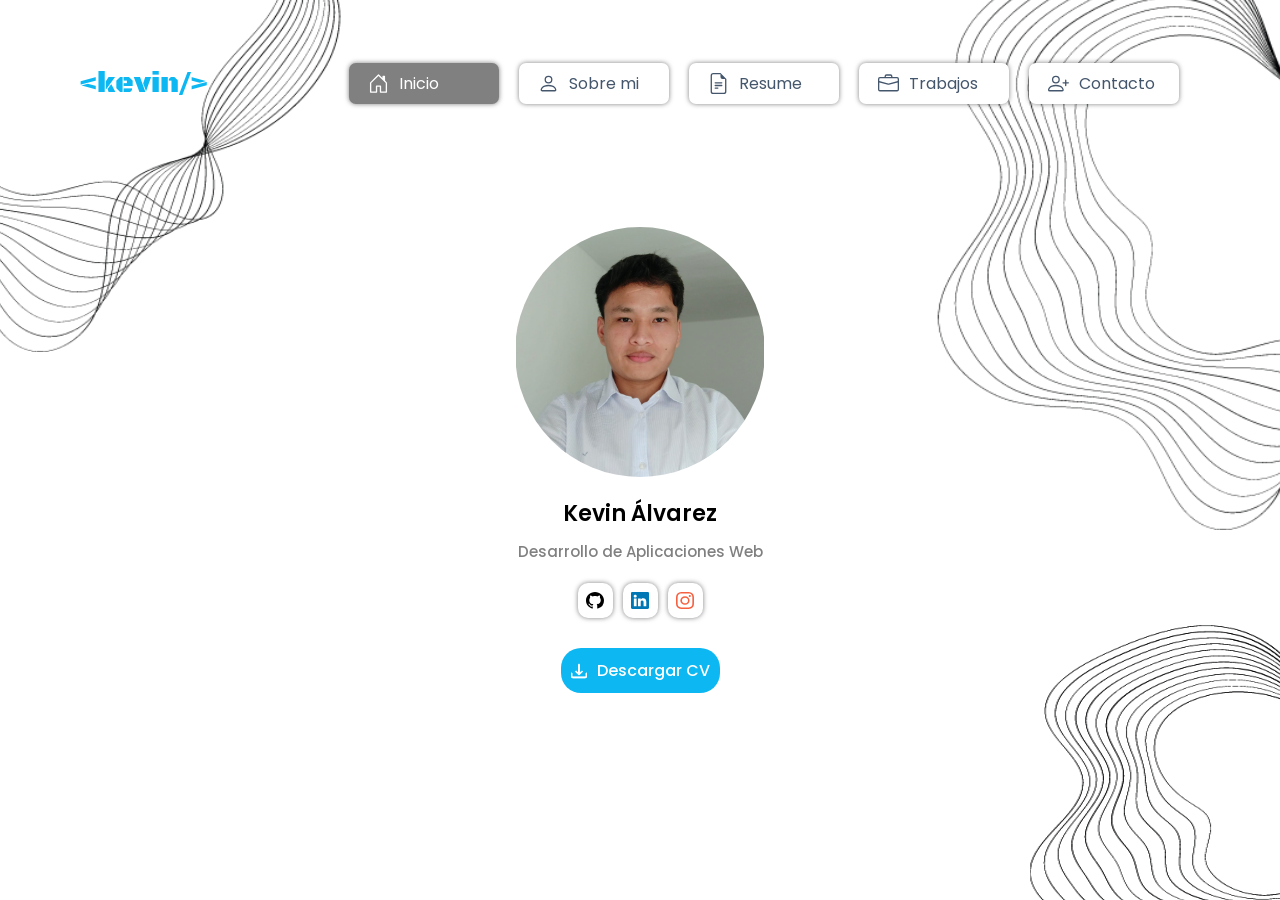
<file: index.html>
<html lang="en">

<head>
  <meta charset="utf-8">
  <link rel="icon" href="/portfolio-github-pages/build/favicon.ico">
  <meta name="viewport" content="width=device-width, initial-scale=1">
  <meta name="theme-color" content="#000000">
  <meta name="description" content="Web site created using create-react-app">
  <link rel="apple-touch-icon" href="/portfolio-github-pages/build/logo192.png">

  <link rel="preconnect" href="https://fonts.googleapis.com">
  <link rel="preconnect" href="https://fonts.gstatic.com" crossorigin="">
  <link
    href="https://fonts.googleapis.com/css2?family=Poppins:ital,wght@0,100;0,200;0,300;0,400;0,500;0,600;0,700;0,800;0,900;1,100;1,200;1,300;1,400;1,500;1,600;1,700;1,800;1,900&amp;display=swap"
    rel="stylesheet">



  <link rel="preconnect" href="https://fonts.googleapis.com">
  <link rel="preconnect" href="https://fonts.gstatic.com" crossorigin="">
  <link href="https://fonts.googleapis.com/css2?family=Black+Ops+One&amp;display=swap" rel="stylesheet">

  <link rel="stylesheet" href="./src/css/style.css">
  <title>React App</title>
</head>

<body>
  <div id="root">
    <div class="container">
      <header class="header">
        <p class="header_name"> &lt;kevin/&gt; </p>
        <img src="./assets/img/list.svg" alt="Menu"
          class="header_container_menu_hamburger" id="hamburger">
        <div class="header_container" id="containerMenu">
          <ul class="header_container_menu">

            <a href="./index.html" class="header_container_menu_li home page_home"> <img src="./assets/img/house-door.svg" alt="">
              <span >Inicio</span>
            </a>
              
            <a href="./about.html" class="header_container_menu_li home"> <img src="./assets/img/about.svg" alt="">
              <span >Sobre mi</span>
            </a>
              
            <a href="./resume.html" class="header_container_menu_li home"> <img src="./assets/img/resume.svg" alt="">
              <span >Resume</span>
            </a>

            <a href="./works.html" class="header_container_menu_li home"> <img src="./assets/img/works.svg" alt="">
              <span >Trabajos</span>
            </a>

            <a href="./contact.html" class="header_container_menu_li home"> <img src="./assets/img/contact.svg" alt="">
              <span >Contacto</span>
            </a>
          </ul>
        </div>
      </header>
      <main class="main">
        <section class="main_section_profile">
          <div class="main_section_profile_container"><img src="./assets/img/me/kevin1.jpg" alt=""
              class="main_section_profile_container_img"></div>
          <p class="main_section_profile_name">Kevin Álvarez</p>
          <p class="main_section_profile_study">Desarrollo de Aplicaciones Web</p>
          <div class="main_section_profile_social">
            <a href="https://github.com/kevanti"
              class="main_section_profile_social_buttons github">
              <img src="./assets/img/github.svg" alt="">
            </a>
            <a
              href="https://www.linkedin.com/in/kevin-%C3%A1lvarez-antiveros-595096317/" class="main_section_profile_social_buttons linkedin">
              <img src="./assets/img/linkedin.svg"
                alt="">
              </a>
              <a href="https://www.instagram.com/kevinxt03?igsh=YWE4aHZ5cm90dWky" class="main_section_profile_social_buttons instagram">
                <img
                src="./assets/img/instagram.svg" alt="">
              </a>
          </div>
          <a href="./assets/img/kevin.pdf" class="main_section_profile_cv" download="kevin.pdf"><img
              src="./assets/img/download.svg" alt="">
            Descargar CV</a>
        </section>
      </main>
    </div>
  </div>

  <script src="./hamburger.js"> </script>
</body>

</html>
</file>
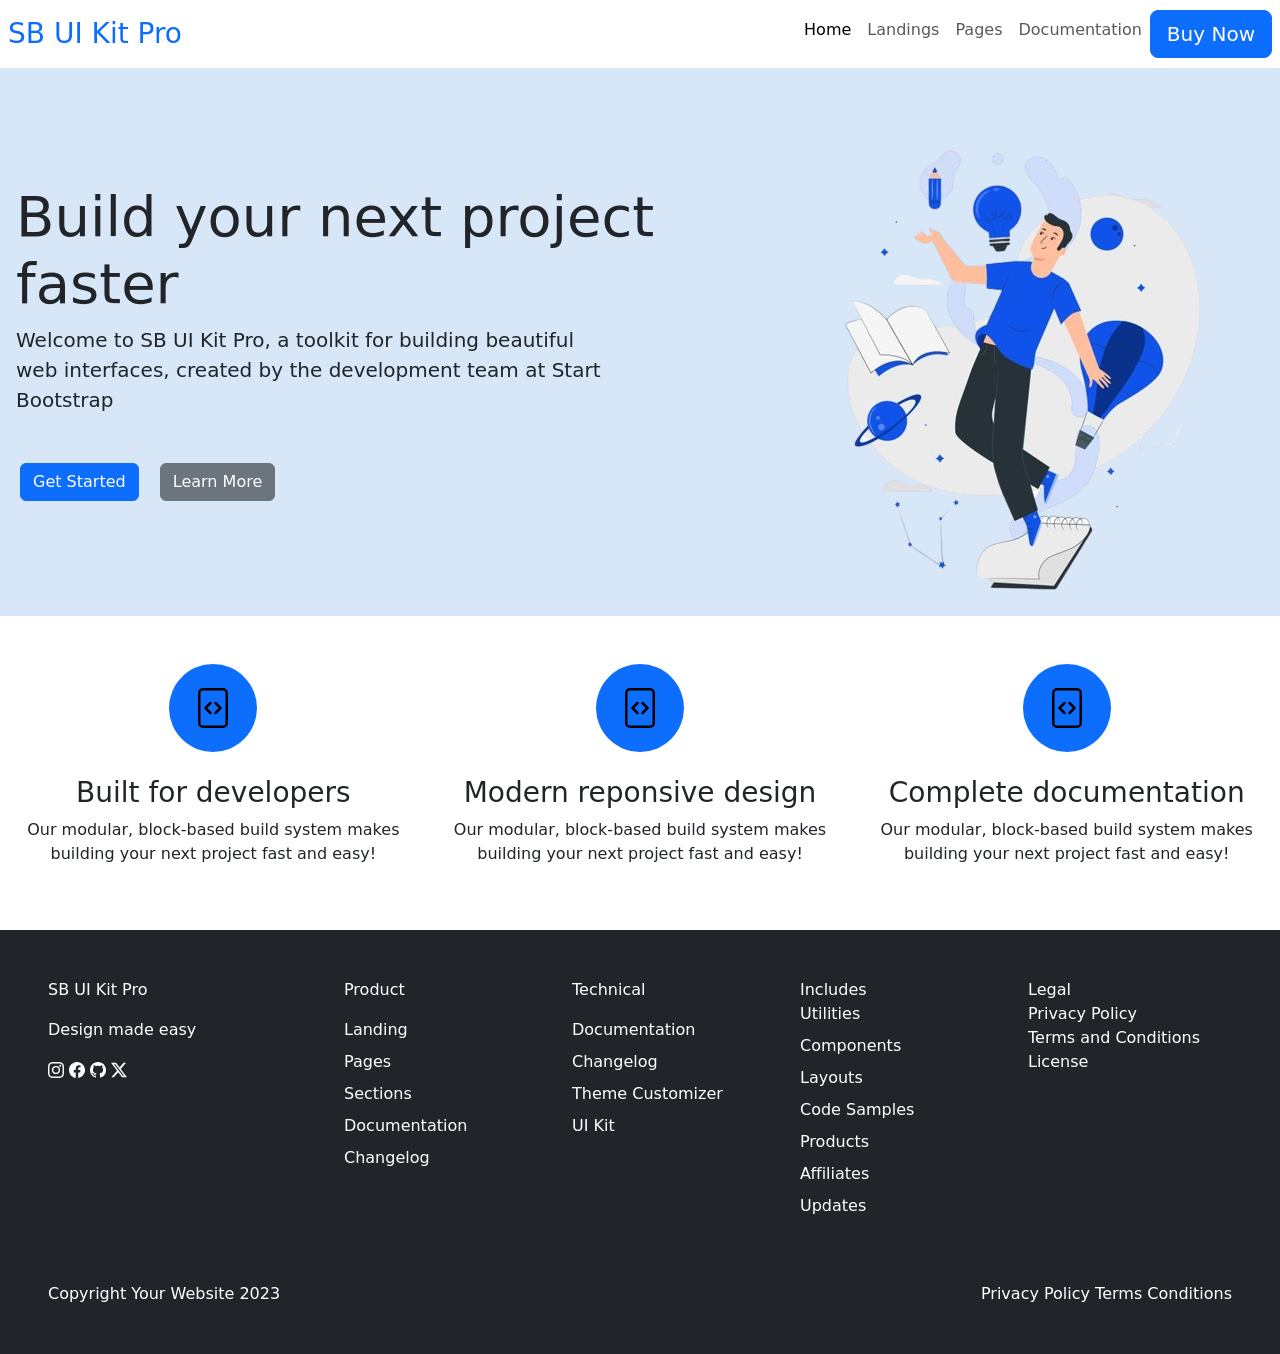
<file: projects/bootstrap/index.html>
<!DOCTYPE html>
<html lang="es">
  <head>
    <meta charset="UTF-8" />
    <link rel="icon" type="image/svg+xml" href="/vite.svg" />
    <meta name="viewport" content="width=device-width, initial-scale=1.0" />
    <title>Vite Sass Base Project</title>
    <link href="https://cdn.jsdelivr.net/npm/bootstrap@5.3.0/dist/css/bootstrap.min.css" rel="stylesheet">
    <style>
      .custom-h1 {
        max-width: 600px;
        margin-left: auto;
        margin-right: auto;
      }
      .bg-custom{
        background-color: #d7e7f8;
      }
      .img-custom{
          width: 40px;
      }
      .icon-customn{
          border-radius: 50%;
          max-width: fit-content;
      }
      .p_principal{
          max-width: 600px;
      }
    </style>
  </head>
  <body>

    <div class="p-0">
      <header class="d-flex px-2 d-lg-flex justify-content-between align-items-center">
       
        
        <nav class="navbar navbar-expand-lg w-100">
          <div class="w-100 d-flex justify-content-between">
            <a class="navbar-brand text-primary fs-3" href="">SB UI Kit Pro</a>
          <button class="navbar-toggler" type="button" data-bs-toggle="collapse" data-bs-target="#navbarNav" aria-controls="navbarNav" aria-expanded="false" aria-label="Toggle navigation">
            <span class="navbar-toggler-icon"></span>
          </button>
          </div>
          
          <div class="collapse navbar-collapse w-100 justify-content-lg-end" id="navbarNav">
            <ul class="navbar-nav">
              <li class="">
                <a class="nav-link active" aria-current="page" href="">Home</a>
              </li>
              <li class="">
                <a class="nav-link" href="">Landings</a>
              </li>
              <li class="">
                <a class="nav-link" href="">Pages</a>
              </li>
              <li class="">
                <a class="nav-link" href="">Documentation</a>
              </li>
              <li class="">
                <a class="btn btn-primary btn-lg" href="">Buy Now</a>
              </li>
            </ul>
          </div>
        </nav>
      </header>
      

      <main class="">
        <div class="pt-5 d-flex flex-lg-row flex-column bg-custom mb-5 px-3 align-items-lg-center">
          <div class="text-lg-start me-lg-3 mb-lg-0 mb-4">
            <h1 class="display-4 font-weight-bold">Build your next project faster</h1>
            <p class="p_principal mb-5 lead font-weight-bold">Welcome to SB UI Kit Pro, a toolkit for building beautiful web interfaces, created by the development team at Start Bootstrap</p>
            <div class="mb-5 px-1">
              <a class="btn btn-primary me-3">Get Started</a>
              <a class="btn btn-secondary">Learn More</a>
            </div>
          </div>
          <img src="assets/img/creativity.png" alt="" class="d-none d-lg-block ms-lg-auto">
        </div>
        
        
        
        <section class="d-lg-flex flex-lg-row justify-content-lg-around pb-5">
          <article class="d-flex flex-column text-center justify-content-center align-items-center">
            <a href="" class="bg-primary p-4 icon-customn align-items-center">
              <img src="assets/img/file-code.svg" alt="" class="img-custom">
            </a>
            <h3 class="mt-4">Built for developers</h3>
            <p>Our modular, block-based build system makes building your next project fast and easy!</p>
          </article>

          <article class="d-flex flex-column text-center justify-content-center align-items-center">
            <a href="" class="bg-primary p-4 icon-customn align-items-center">
              <img src="assets/img/file-code.svg" alt="" class="img-custom">
            </a>
            <h3 class="mt-4">Modern reponsive design</h3>
            <p>Our modular, block-based build system makes building your next project fast and easy!</p>
          </article>

          <article class="d-flex flex-column text-center justify-content-center align-items-center">
            <a href="" class="bg-primary p-4 icon-customn align-items-center">
              <img src="assets/img/file-code.svg" alt="" class="img-custom">
            </a>
            <h3 class="mt-4">Complete documentation</h3>
            <p>Our modular, block-based build system makes building your next project fast and easy!</p>
          </article>
          
        </section>
      </main>


      <footer class="pb-5 bg-dark pt-5 d-flex flex-column px-5">
          <div class="d-lg-flex flex-lg-row justify-content-lg-around">
            <div class=" col-lg-3 mb-lg-0">
              <p class="text-white">SB UI Kit Pro</p>
              <p class="text-white">Design made easy</p>
              <div class="mb-3">
                <a class="text-white text-decoration-none" href=""><img src="assets/img/instagram.svg" alt=""></a>
                <a class="text-white text-decoration-none" href=""><img src="assets/img/facebook.svg" alt=""></a>
                <a class="text-white text-decoration-none" href=""><img src="assets/img/github.svg" alt=""></a>
                <a class="text-white text-decoration-none" href=""><img src="assets/img/twitter-x.svg" alt=""></a>
              </div>
            </div>
      
            <div class="col-lg-9">
              <div class="row">
                <div class="col-lg-3 col-md-6 mb-5 mb-lg-0">
                  <p class="text-white">Product</p>
                  <ul class="list-unstyled mb-0">
                    <li class="mb-2"><a class="text-white text-decoration-none" href="">Landing</a></li>
                    <li class="mb-2"><a class="text-white text-decoration-none" href="">Pages</a></li>
                    <li class="mb-2"><a class="text-white text-decoration-none" href="">Sections</a></li>
                    <li class="mb-2"><a class="text-white text-decoration-none" href="">Documentation</a></li>
                    <li><a class="text-white text-decoration-none" href="">Changelog</a></li>
                  </ul>
                </div>
      
                <div class="col-lg-3 col-md-6 mb-5 mb-lg-0">
                  <p class="text-white">Technical</p>
                  <ul class="list-unstyled mb-0">
                    <li class="mb-2"><a class="text-white text-decoration-none" href="">Documentation</a></li>
                    <li class="mb-2"><a class="text-white text-decoration-none" href="">Changelog</a></li>
                    <li class="mb-2"><a class="text-white text-decoration-none" href="">Theme Customizer</a></li>
                    <li><a class="text-white text-decoration-none" href="">UI Kit</a></li>
                  </ul>
                </div>
      
                <div class="col-lg-3 col-md-6 mb-5">
                  <div class="text-white">Includes</div>
                  <ul class="list-unstyled">
                    <li class="mb-2"><a class="text-white text-decoration-none" href="">Utilities</a></li>
                    <li class="mb-2"><a class="text-white text-decoration-none" href="">Components</a></li>
                    <li class="mb-2"><a class="text-white text-decoration-none" href="">Layouts</a></li>
                    <li class="mb-2"><a class="text-white text-decoration-none" href="">Code Samples</a></li>
                    <li class="mb-2"><a class="text-white text-decoration-none" href="">Products</a></li>
                    <li class="mb-2"><a class="text-white text-decoration-none" href="">Affiliates</a></li>
                    <li><a class="text-white text-decoration-none" href="">Updates</a></li>
                  </ul>
                </div>
      
                <div class="col-lg-3 col-md-6 mb-5">
                  <div class="text-white">Legal</div>
                  <ul class="list-unstyled mb-0">
                    <li><a class="text-white text-decoration-none" href="">Privacy Policy</a></li>
                    <li><a class="text-white text-decoration-none" href="">Terms and Conditions</a></li>
                    <li><a class="text-white text-decoration-none" href="">License</a></li>
                  </ul>
                </div>
              </div>
            </div>
          </div>
      
          <div class="row gx-5 align-items-center">
            <div class="col-md-6 text-white">Copyright Your Website 2023</div>
            <div class="col-md-6 text-md-end">
              <a href="" class="text-white text-decoration-none">Privacy Policy</a>
              <a href="" class="text-white text-decoration-none">Terms Conditions</a>
            </div>
          </div>

      </footer>
    </div>
    <script type="module" src="/main.js"></script>
    <script src="https://cdn.jsdelivr.net/npm/bootstrap@5.3.0/dist/js/bootstrap.bundle.min.js"></script>
  </body>
</html>
</file>
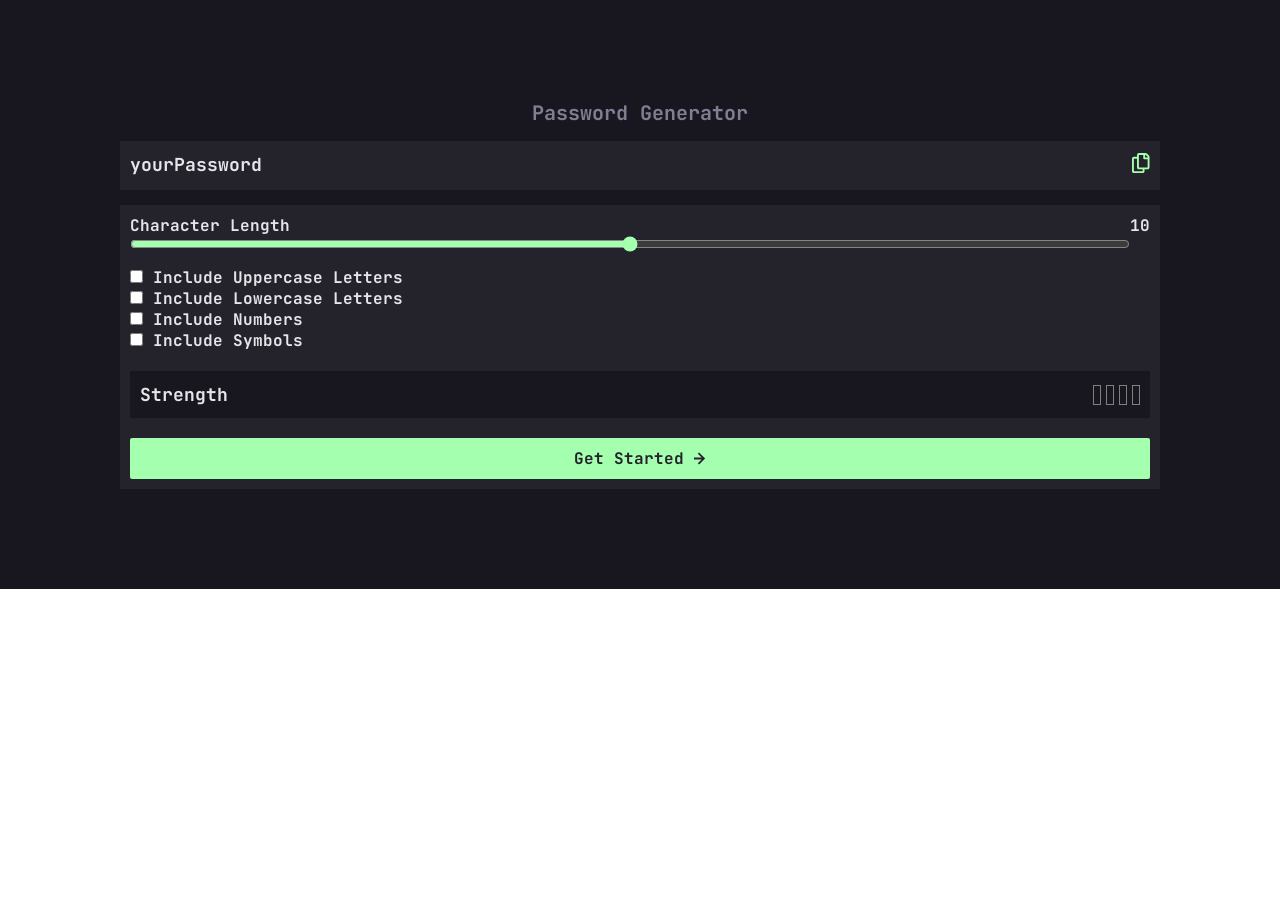
<file: projects/generador_contraseñas/index.html>
<!doctype html>
<html lang="es">
  <head>
    <meta charset="UTF-8" />
    <link rel="icon" type="image/svg+xml" href="/vite.svg" />
    <meta name="viewport" content="width=device-width, initial-scale=1.0" />
    <title>Vite Sass Base Project</title>



    <link rel="preconnect" href="https://fonts.googleapis.com">
<link rel="preconnect" href="https://fonts.gstatic.com" crossorigin>
<link href="https://fonts.googleapis.com/css2?family=JetBrains+Mono:ital,wght@0,100..800;1,100..800&family=Workbench&display=swap" rel="stylesheet">
    <script type="module" crossorigin src="./assets/index-E9cc4zWZ.js"></script>
    <link rel="stylesheet" crossorigin href="./assets/index-d0pHEWG7.css">
  </head>
  <body>

    <div class="container">
      <main class="main">
        <h1 class="h1">Password Generator</h1>
        <div class="password">
          <p class="password__text">yourPassword</p>
          <figure class="password__figure">
            <img src="data:image/svg+xml,%3csvg%20width='18'%20height='20'%20viewBox='0%200%2018%2020'%20fill='none'%20xmlns='http://www.w3.org/2000/svg'%3e%3cpath%20fill-rule='evenodd'%20clip-rule='evenodd'%20d='M14.9242%200.54918L16.9508%202.57582C17.3025%202.92745%2017.5%203.40436%2017.5%203.90164V14.375C17.5%2015.4105%2016.6605%2016.25%2015.625%2016.25H12.5V18.125C12.5%2019.1605%2011.6605%2020%2010.625%2020H1.875C0.839453%2020%200%2019.1605%200%2018.125V5.625C0%204.58945%200.839453%203.75%201.875%203.75H5V1.875C5%200.839453%205.83945%200%206.875%200H13.5984C14.0956%202.6003e-06%2014.5726%200.197548%2014.9242%200.54918ZM2.10938%2018.125H10.3906C10.4528%2018.125%2010.5124%2018.1003%2010.5564%2018.0564C10.6003%2018.0124%2010.625%2017.9528%2010.625%2017.8906V16.25H6.875C5.83945%2016.25%205%2015.4105%205%2014.375V5.625H2.10938C2.04721%205.625%201.9876%205.64969%201.94365%205.69365C1.89969%205.7376%201.875%205.79721%201.875%205.85938V17.8906C1.875%2017.9528%201.89969%2018.0124%201.94365%2018.0564C1.9876%2018.1003%202.04721%2018.125%202.10938%2018.125ZM15.3906%2014.375H7.10938C7.04721%2014.375%206.9876%2014.3503%206.94365%2014.3064C6.89969%2014.2624%206.875%2014.2028%206.875%2014.1406V2.10938C6.875%202.04721%206.89969%201.9876%206.94365%201.94365C6.9876%201.89969%207.04721%201.875%207.10938%201.875H11.25V5.3125C11.25%205.83027%2011.6697%206.25%2012.1875%206.25H15.625V14.1406C15.625%2014.2028%2015.6003%2014.2624%2015.5564%2014.3064C15.5124%2014.3503%2015.4528%2014.375%2015.3906%2014.375ZM13.125%204.375H15.625V3.99875C15.625%203.96797%2015.6189%203.93749%2015.6072%203.90905C15.5954%203.88061%2015.5781%203.85477%2015.5564%203.83301L13.667%201.94363C13.623%201.89969%2013.5634%201.875%2013.5012%201.875H13.125V4.375Z'%20fill='%23A4FFAF'/%3e%3c/svg%3e" alt="" class="password__figure__copy" id="copy">
          </figure>
        </div>
        <div class="password__length">

          <div class="password__length__range">
            <div class="password__length__range__input">
              <p class="password__length__range__text">Character Length</p>
            <input type="range" name="" id="range" min="0" max="20" value="10" class="password__length__range__input__input">
            </div>
            <p class="password__length__range__number" id="rangeNumber">10</p>
          </div>
          
          <div class="password__checkbox">
            <div class="password__chheckbox__uppercase">
              <input type="checkbox" name="" id="uppercase">
            <label for="" class="password__checkbox__label">Include Uppercase Letters</label>
            </div>
            <div class="password__chheckbox__uppercase">
              <input type="checkbox" name="" id="lowercase">
            <label for="" class="password__checkbox__label">Include Lowercase Letters</label>
            </div>
            <div class="password__chheckbox__uppercase">
              <input type="checkbox" name="" id="numbers">
            <label for="" class="password__checkbox__label">Include Numbers</label>
            </div>
            <div class="password__chheckbox__uppercase">
              <input type="checkbox" name="" id="symbols">
            <label for="" class="password__checkbox__label">Include Symbols</label>
            </div>
          </div>
          
          
          <div class="strength">
            <p>Strength</p>
            <div class="strength__password">
              <p class="strength__password__text" id="passwordText"></p>
              <div class="strength__password__container">
              </div>
              <div class="strength__password__container__div1" id="div1"></div>
              <div class="strength__password__container__div2" id="div2"></div>
              <div class="strength__password__container__div3" id="div3"></div>
              <div class="strength__password__container__div4" id="div4"></div>
            </div>
          </div>
          <a href="" class="button">Get Started <img src="data:image/svg+xml,%3csvg%20width='12'%20height='12'%20viewBox='0%200%2012%2012'%20fill='none'%20xmlns='http://www.w3.org/2000/svg'%3e%3cpath%20d='M5.10553%2012L11.1055%206.00002L5.10553%200L3.84051%201.26501L7.681%205.10547L6.10352e-05%205.10547V6.8946L7.681%206.8946L3.84051%2010.735L5.10553%2012Z'%20fill='%2324232C'/%3e%3c/svg%3e" alt="" class="button__arrow"></a>
        </div> 
      </main>

    </div>


  </body>
</html>
</file>
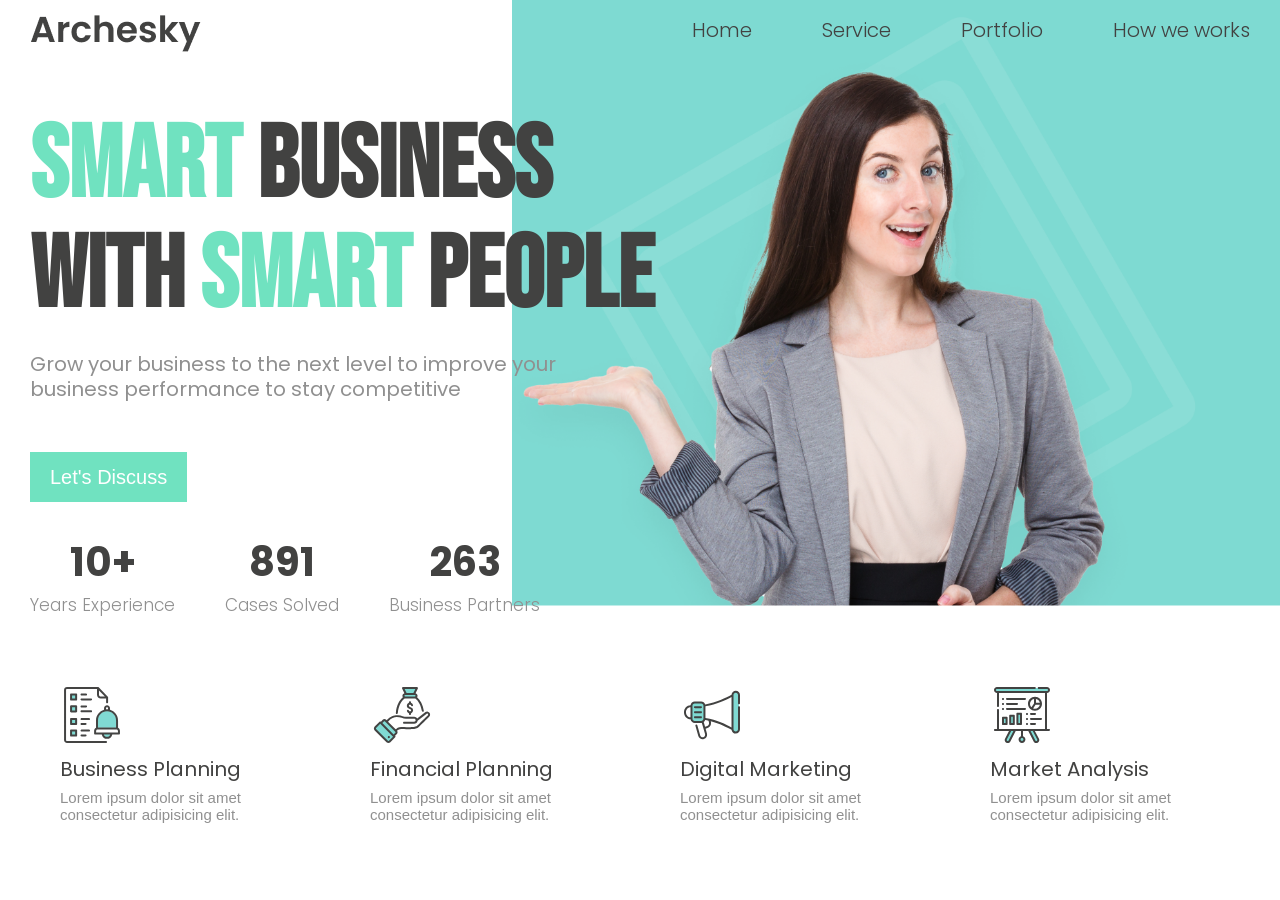
<file: projects/header1/index.html>
<!doctype html>
<html class="no-js" lang="">

<head>
  <meta charset="utf-8">
  <title></title>
  <meta name="description" content="">
  <meta name="viewport" content="width=device-width, initial-scale=1">

  <meta property="og:title" content="">
  <meta property="og:type" content="">
  <meta property="og:url" content="">
  <meta property="og:image" content="">

  <link rel="preconnect" href="https://fonts.googleapis.com">
  <link rel="preconnect" href="https://fonts.gstatic.com" crossorigin>
  <link href="https://fonts.googleapis.com/css2?family=Bebas+Neue&family=Poppins:wght@200;300;500;700&display=swap" rel="stylesheet">

  <link rel="stylesheet" href="css/style.css">
</head>

<body>
  <div class="container">
      <header class="header">
      <img src="./img/Archesky.png" alt="" class="logo" class="img">
      <nav class="header__nav">
        <ul class="nav__ul">
          <li class="ul__li">Home</li>
          <li class="ul__li">Service</li>
          <li class="ul__li">Portfolio</li>
          <li class="ul__li">How we works</li>
        </ul>
      </nav>
      </header>

    <main class="main">
      <article class="main__article">
        <h1 class="h1"><span>Smart</span> Business <br> with <span>Smart</span> People</h1>
      <p class="main__text">Grow your business to the next level to improve your business performance to stay competitive</p>

      <ul class="main__button">
        <li class="discuss"><a href="">Let's Discuss</a></li>
      </ul>

      <section class="main__section">
        <div class="containerMain">
          <div>
            <p>10+</p>
            <P>Years Experience</P>
          </div>
          <div>
            <p>891</p>
            <P>Cases Solved</P>
          </div>
          <div>
            <p>263</p>
            <P>Business Partners</P>
          </div>
        </div>
      </section>
      </article>
      <article class="articleInformation">
        <section class="section1">
          <img src="./img/icon1.svg" alt="">
          <p class="bold">Business Planning</p>
          <p>Lorem ipsum dolor sit amet consectetur adipisicing elit.</p>
        </section>
        <section class="section2">
          <img src="./img/MoneyBag.svg" alt="">
          <p class="bold">Financial Planning</p>
          <p>Lorem ipsum dolor sit amet consectetur adipisicing elit.</p>
        </section>
        <section class="section3">
          <img src="./img/Announcement.svg" alt="">
          <p class="bold">Digital Marketing</p>
          <p>Lorem ipsum dolor sit amet consectetur adipisicing elit.</p>
        </section>
        <section class="section4">
          <img src="./img/BusinessPresentation.svg" alt="">
          <p class="bold">Market Analysis</p>
          <p>Lorem ipsum dolor sit amet consectetur adipisicing elit.</p>
        </section>
      </article>
    </main>
  </div>
</body>

</html>
</file>
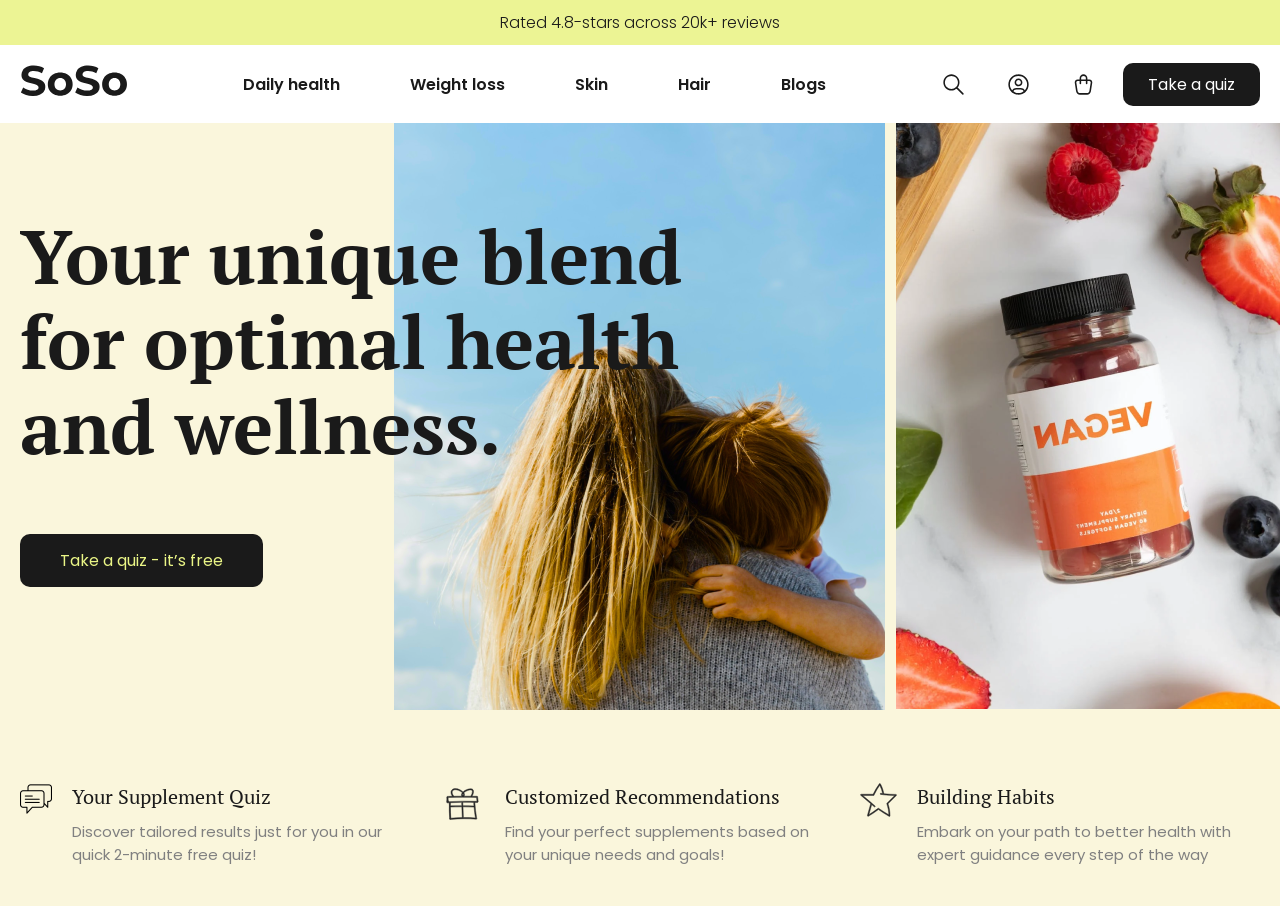
<file: projects/header10/index.html>
<!doctype html>
<html class="no-js" lang="">

<head>
  <meta charset="utf-8">
  <meta name="viewport" content="width=device-width, initial-scale=1">
  <title></title>

  <meta property="og:title" content="">
  <meta property="og:type" content="">
  <meta property="og:url" content="">
  <meta property="og:image" content="">

  <link rel="manifest" href="site.webmanifest">
  <meta name="theme-color" content="#fafafa">
  <link rel="stylesheet" href="css/style.css">

  <link rel="preconnect" href="https://fonts.googleapis.com">
  <link rel="preconnect" href="https://fonts.gstatic.com" crossorigin>
  <link href="https://fonts.googleapis.com/css2?family=Merriweather:wght@400;700&family=PT+Serif:wght@400;700&family=Poppins:wght@200;300;400;500;600;700&display=swap" rel="stylesheet">
</head>

<body>

  <div class="container">
    <div class="information">
      <p class="information__text">Rated 4.8-stars across 20k+ reviews</p>
    </div>
    <header class="header">
      <picture><img src="img/SoSo.svg" alt=""></picture>
      <nav class="header__nav">
        <ul class="nav__ul">
          <li class="ul__li"><a href="" class="li__a">Daily health</a></li>
          <li class="ul__li"><a href="" class="li__a">Weight loss</a></li>
          <li class="ul__li"><a href="" class="li__a">Skin</a></li>
          <li class="ul__li"><a href="" class="li__a">Hair</a></li>
          <li class="ul__li"><a href="" class="li__a">Blogs</a></li>     
        </ul>
      </nav>
      <div class="interactive">
        <picture class="picture">
          <img src="img/search.svg" alt="" class="img1">
          <img src="img/user-circle.svg" alt="" class="img2">
          <img src="img/shopping-bag.svg" alt="" class="img3">
        </picture>
        <ul class="button__ul">
          <li class="button__li"><a href="" class="button__a">Take a quiz</a></li>
        </ul>
      </div>
    </header>
    <main class="main">
      <h1 class="h1">
        Your unique blend for optimal health and wellness.
      </h1>
      <ul class="main__button">
        <li class="button__li"><a href="" class="button__a">Take a quiz - it’s free</a></li>
      </ul>

      <section class="section">
        <article class="section__article">
          <div class="article__logo">
            <picture><img src="img/Chat.svg" alt=""></picture>
          </div>
          <div class="article__information">
            <p class="article__title">
            Your Supplement Quiz
          </p>
          <p class="article__text">
            Discover tailored results just for you in 
our quick 2-minute free quiz!
          </p>
          </div>
        </article>


        <article class="section__article">
          <div class="article__logo">
            <picture><img src="img/gift.svg" alt=""></picture>
          </div>
          <div class="article__information">
            <p class="article__title">
              Customized Recommendations
          </p>
          <p class="article__text">
            Find your perfect supplements based on your
unique needs and goals!
          </p>
          </div>
        </article>

        <article class="section__article">
          <div class="article__logo">
            <picture><img src="img/star.svg" alt=""></picture>
          </div>
          <div class="article__information">
            <p class="article__title">
              Building Habits
            </p>
          <p class="article__text">
            Embark on your path to better health with expert guidance every step of the way
          </p>
          </div>
        </article>
      </section>
    </main>
  </div>

</body>

</html>
</file>
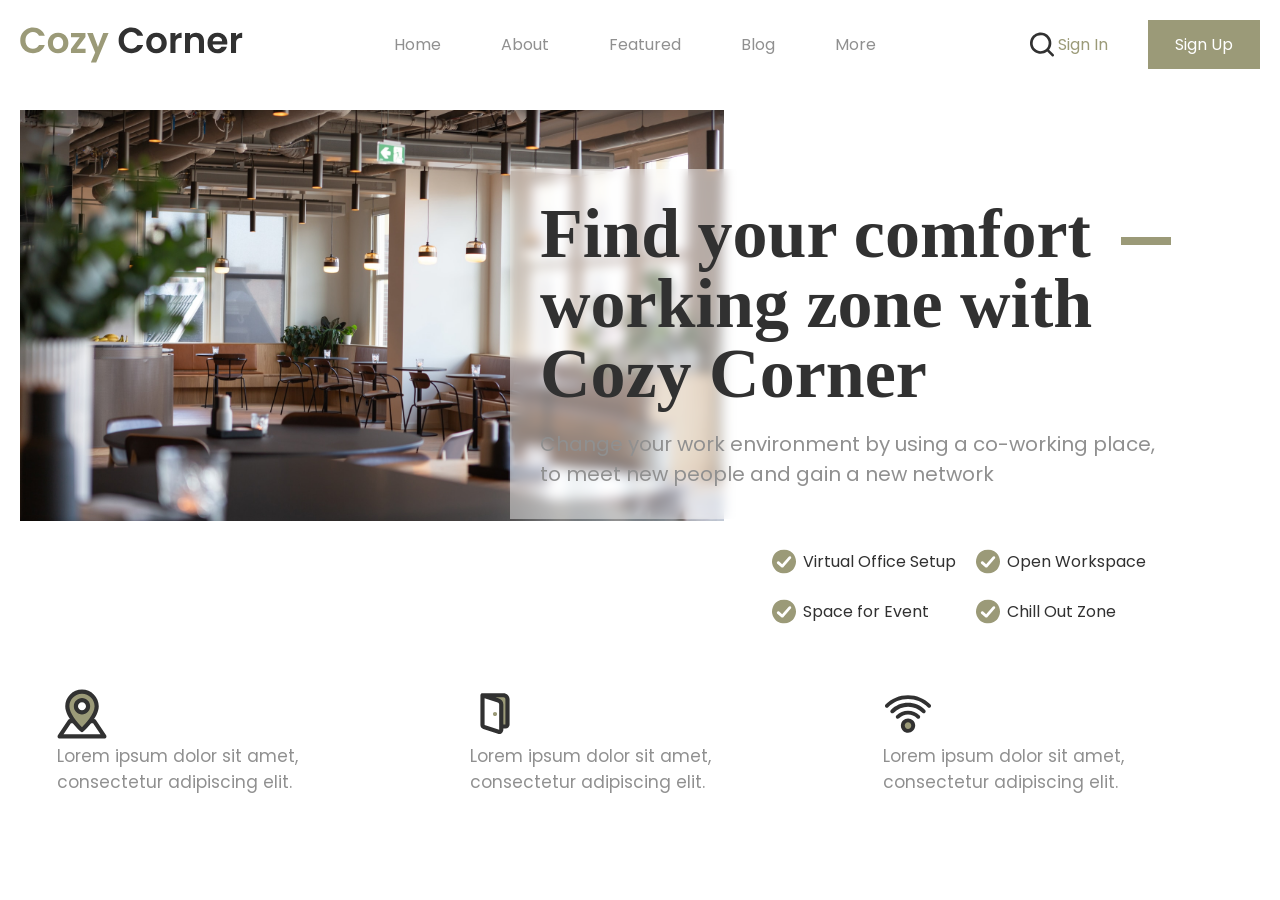
<file: projects/header3/index.html>
<!doctype html>
<html class="no-js" lang="">

<head>
  <meta charset="utf-8">
  <title></title>
  <meta name="description" content="">
  <meta name="viewport" content="width=device-width, initial-scale=1">

  <meta property="og:title" content="">
  <meta property="og:type" content="">
  <meta property="og:url" content="">
  <meta property="og:image" content="">

  <link rel="icon" href="/favicon.ico" sizes="any">
  <link rel="icon" href="/icon.svg" type="image/svg+xml">
  <link rel="stylesheet" href="./css/style.css">
  <link rel="preconnect" href="https://fonts.googleapis.com">
<link rel="preconnect" href="https://fonts.gstatic.com" crossorigin>
<link href="https://fonts.googleapis.com/css2?family=Agbalumo&family=Noto+Sans:wght@200;300;400;500;900&family=Oswald:wght@200;400;500&family=Poppins:wght@100;200;300;400;500;600;700;800;900&display=swap" rel="stylesheet">
</head>

<body>
  <div class="container">

    <header class="header">
      <img src="./img/logo.svg" alt="">
      <div class="header__menu">
        <ul>
          <li><a href="">Home</a></li>
          <li><a href="">About</a></li>
          <li><a href="">Featured</a></li>
          <li><a href="">Blog</a></li>
          <li><a href="">More</a></li>
        </ul>
      </div>
      <div class="header__sing">
        <img src="./img/lupa.svg" alt="">
        <ul>
          <li><a href="">Sign In</a></li>
          <li><a href="">Sign Up</a></li>
        </ul>
      </div>
    </header>

    <section class="hero">
      <article class="hero__container1">
          <h1>Find your  <span class="hero__span">comfort</span> working zone with Cozy Corner
        </h1>
        <p>Change your work environment by using a co-working place, to meet new people and gain a new network
        </p>
        </article>
        
    </section>

    <section class="container__out">
      <article class="hero__container2">
          <div><img src="./img/Check.svg" alt="">Virtual Office Setup</div>
          <div><img src="./img/Check.svg" alt="">Open Workspace</div>
          <div><img src="./img/Check.svg" alt="">Space for Event</div>
          <div><img src="./img/Check.svg" alt="">Chill Out Zone</div>
        </article>
    </section>
    
    <section class="container__end">
      <div>
        <img src="./img/Location.svg" alt="">
        <p>Lorem ipsum dolor sit amet, consectetur adipiscing elit.</p>
      </div>
      <div>
        <img src="./img/Room.svg" alt="">
        <p>Lorem ipsum dolor sit amet, consectetur adipiscing elit.</p>
      </div>
      <div>
        <img src="./img/wifi.svg" alt="">
        <p>Lorem ipsum dolor sit amet, consectetur adipiscing elit.</p>
      </div>
    </section>
  </div>
</body>

</html>
</file>
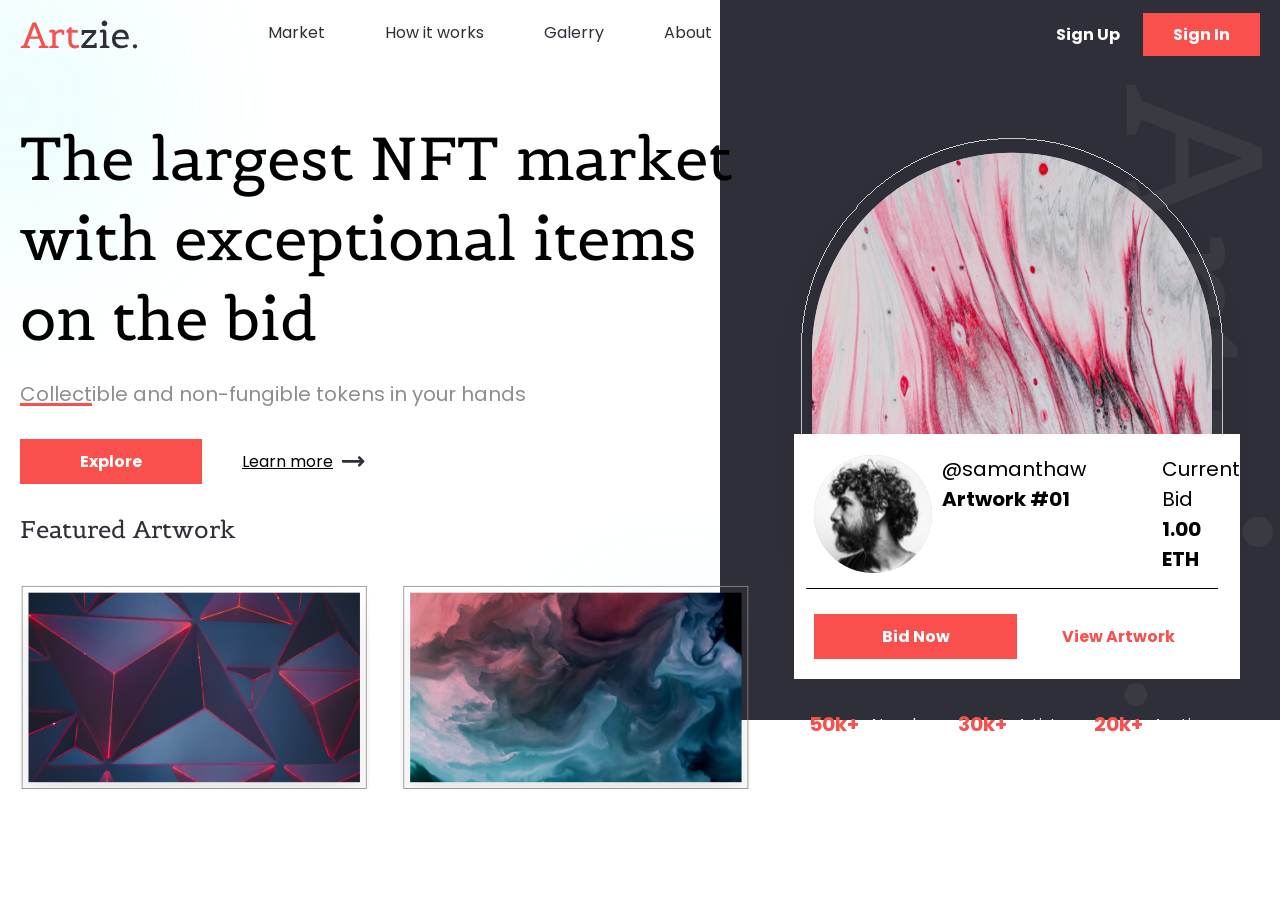
<file: projects/header4/index.html>
<!doctype html>
<html class="no-js" lang="">

<head>
  <meta charset="utf-8">
  <title></title>
  <meta name="description" content="">
  <meta name="viewport" content="width=device-width, initial-scale=1">

  <meta property="og:title" content="">
  <meta property="og:type" content="">
  <meta property="og:url" content="">
  <meta property="og:image" content="">

  <link rel="icon" href="/favicon.ico" sizes="any">
  <link rel="icon" href="/icon.svg" type="image/svg+xml">
  <link rel="stylesheet" href="css/style.css">

  <link rel="preconnect" href="https://fonts.googleapis.com">
<link rel="preconnect" href="https://fonts.gstatic.com" crossorigin>
<link href="https://fonts.googleapis.com/css2?family=Belgrano&family=Poppins:wght@200;300;400&display=swap" rel="stylesheet">
</head>

<body>
  <div class="container">

      <header class="header">
        

        <nav class="header__nav">
          <img src="./img/Artzie..svg" alt="">
          <ul class="nav__ul">
            <li class="nav__ul-li">Market</li>
            <li class="nav__ul-li">How it works</li>
            <li class="nav__ul-li">Galerry</li>
            <li class="nav__ul-li">About</li>
          </ul>
        </nav>

        <div class="header__container-sign">
          <ul class="container-sign__ul">
            <li class="container-sign__up">
              <a href="" class="sign__up">Sign Up</a>
              <a href="" class="sign__in">Sign In</a>
            </li>
          </ul>
        </div>
  </header>

<main class="main">
<section class="section">
    <article class="section__article-information">
      <h1 class="article__h1">The largest NFT market with exceptional items on the bid</h1>
      <p class="article__p">
        <span class="article__p-underline">Collect</span>ible  and non-fungible tokens in your hands
      </p>
      <div class="article__button">
        <a href="" class="button__explore">Explore</a>
        <a href="" class="button__learn-more">Learn more  <img src="./img/Arrow.svg" alt=""></a>
      </div>
      <div class="article__featured">
        <h2 class="article__h2">Featured Artwork</h2>
        <figure class="featured__img">
          <img src="./img/featured1.png" alt="" class="img__featured1">
          <img src="./img/featured2.png" alt="" class="img__featured2">
        </figure>
      </div>
      
    </article>


    <article class="article__buy">
      <div class="buy__information">

        <div class="information__user">

          <div class="user__img-name">
            <img src="./img/user.svg" alt="" class="figure__img">
            <div class="user_id">
            <p class="user__name">@samanthaw</p>
            <p class="user__atwork">Artwork #01</p>
          </div>
          </div>

          

          <div class="user__buy-quantity">
            <p class="user__ofert">Current Bid</p>
            <p class="user__price">1.00 ETH</p>
          </div>
          
        </div>


        <div class="buy__button">
          <a href="" class="confirm-buy">Bid Now</a>
          <a href="" class="confirm-details">View Artwork</a>
        </div>
      </div>

      <div class="buy__information__artist">
        <div class="information__additional">
          <div class="additional">
          <p class="additional__numbers">50k+</p>
          <p class="additional__text">Atwork</p>
          </div>
          <div class="additional">
          <p class="additional__numbers">30k+</p>
          <p class="additional__text">Artist</p>
          </div>
          <div class="additional">
          <p class="additional__numbers">20k+</p>
          <p class="additional__text">Auction</p>
          </div>
        </div>
      </div>

    </article>
  </section>
</main>
  </div>
</body>

</html>
</file>
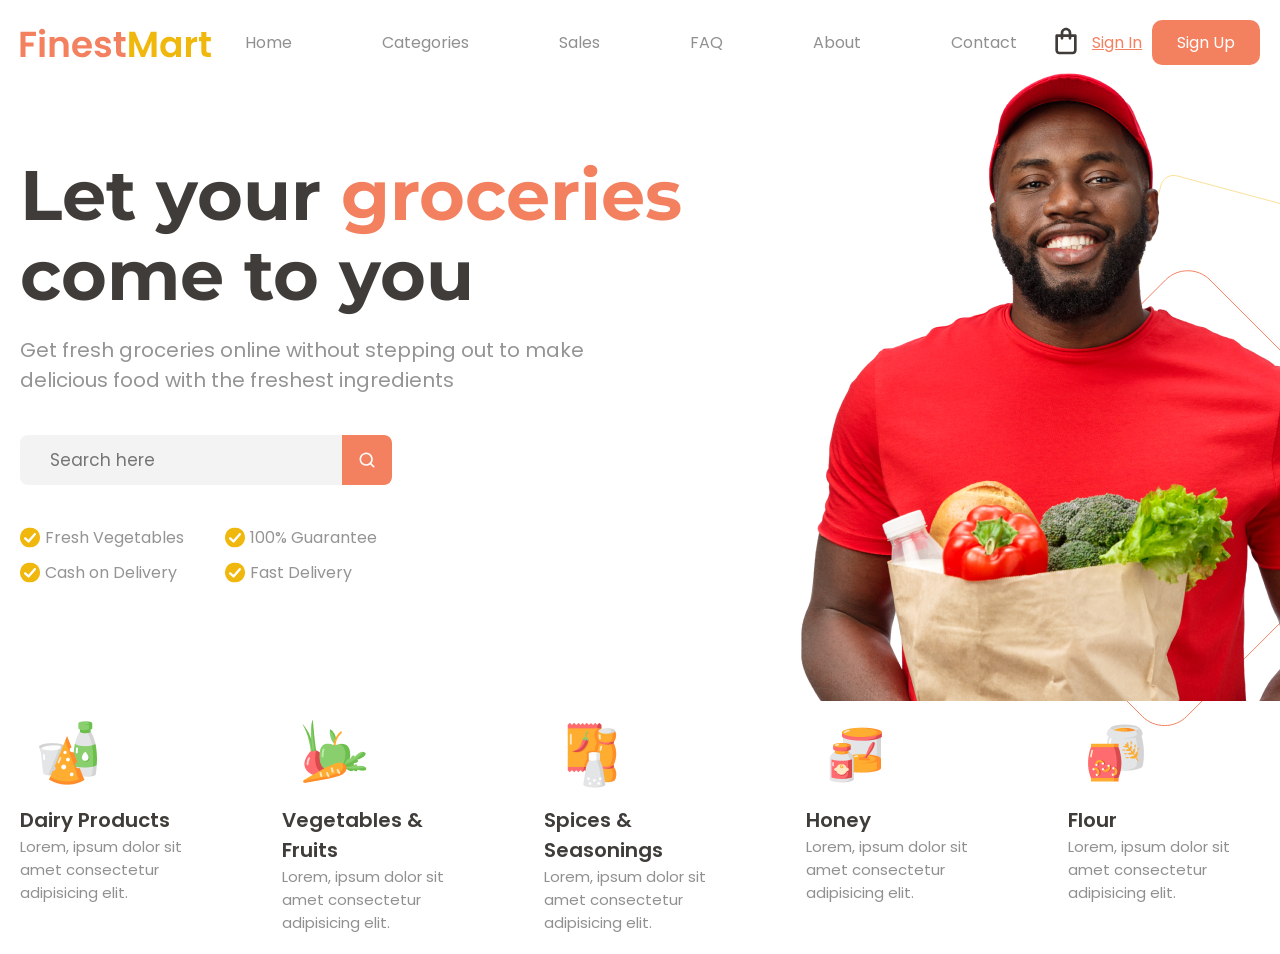
<file: projects/header5/index.html>
<!doctype html>
<html class="no-js" lang="">

<head>
  <meta charset="utf-8">
  <title></title>
  <meta name="description" content="">
  <meta name="viewport" content="width=device-width, initial-scale=1">

  <meta property="og:title" content="">
  <meta property="og:type" content="">
  <meta property="og:url" content="">
  <meta property="og:image" content="">

  <link rel="icon" href="/favicon.ico" sizes="any">
  <link rel="icon" href="/icon.svg" type="image/svg+xml">

  <link rel="stylesheet" href="css/style.css">

  <link rel="preconnect" href="https://fonts.googleapis.com">
  <link rel="preconnect" href="https://fonts.gstatic.com" crossorigin>
  <link href="https://fonts.googleapis.com/css2?family=Montserrat:wght@300;400;500;600;700;800;900&family=Poppins:wght@200;300;400;500;600&display=swap" rel="stylesheet">
</head>

<body>
  <div class="container">
    <picture class="container-img">
      <img src="img/rectangle-1.svg" alt="" class="img1">
      <img src="img/rectangle.svg" alt="" class="img2">
      <figure>
       <img src="img/delivery.png" alt="" class="img3"> 
      </figure>
      
    </picture>
      <header class="header">
        <img src="img/FinestMart.svg" alt="">
        <nav class="header__nav">
          <ul class="header__ul">
            <li class="header__ul-li"> <a href="" class="active">Home</a></li>
            <li> <a href="">Categories</a></li>
            <li> <a href="">Sales</a></li>
            <li> <a href="">FAQ</a></li>
            <li> <a href="">About</a></li>
            <li> <a href="">Contact</a></li>
          </ul>
        </nav>
        <div class="header__sign">
          <div class="sign__icon-bag">
            <img src="img/ShoppingBag.svg" alt="" class="sign__bag">
          </div>
          
          <a href="" class="sign__in">Sign In</a>
          <a href="" class="sign__up">Sign Up</a>
        </div>
  </header>


  <section class="section">
    <h1 class="section__h1">Let your <span class="section__h1-color">groceries</span> come to you</h1>
    <p class="section__text">
      Get fresh groceries online without stepping out to make delicious food with the freshest ingredients
    </p>

    <input type="text" class="section__input" placeholder="Search here">

    <div class="section__list">
        <div class="list">
          <img src="img/Check.svg" alt="" class="image">
        <p>Fresh Vegetables</p>
        </div>
        <div class="list">
          <img src="img/Check.svg" alt="" class="image">
        <p>100% Guarantee</p>
        </div>
        <div class="list">
          <img src="img/Check.svg" alt="" class="image">
        <p>Cash on Delivery</p>
        </div>
        <div class="list">
          <img src="img/Check.svg" alt="" class="image">
        <p>Fast Delivery</p>
        </div>
    </div>
  </section>

  <section class="section__details">

    <div class="details">
      <img src="img/Dairy.png" alt="" class="dairy_img">
      <p class="title">
        Dairy Products
      </p>
      <p class="text">
        Lorem, ipsum dolor sit amet consectetur adipisicing elit.
      </p>
    </div>
    <div class="details">
      <img src="img/Fruitsvegetables.png" alt="" class="vegetable">
      <p class="title">
        Vegetables & Fruits
      </p>
      <p class="text">
        Lorem, ipsum dolor sit amet consectetur adipisicing elit.
      </p>
    </div>
    <div class="details">
      <img src="img/Condiments.png" alt="" class="condiments">
      <p class="title">Spices & Seasonings</p>
        
      <p class="text">
        Lorem, ipsum dolor sit amet consectetur adipisicing elit.</p>
    </div>
    <div class="details">
      <img src="img/Babyfood.png" alt="" class="honey">
      <p class="title">Honey</p>
      <p class="text">
        Lorem, ipsum dolor sit amet consectetur adipisicing elit.
      </p>
    </div>
    <div class="details">
      <img src="img/Grainandpasta.png" alt="" class="flour">
      <p class="title">Flour</p>
      <p class="text">
        Lorem, ipsum dolor sit amet consectetur adipisicing elit.
      </p>
    </div>
  </section>

  </div>
</body>

</html>
</file>
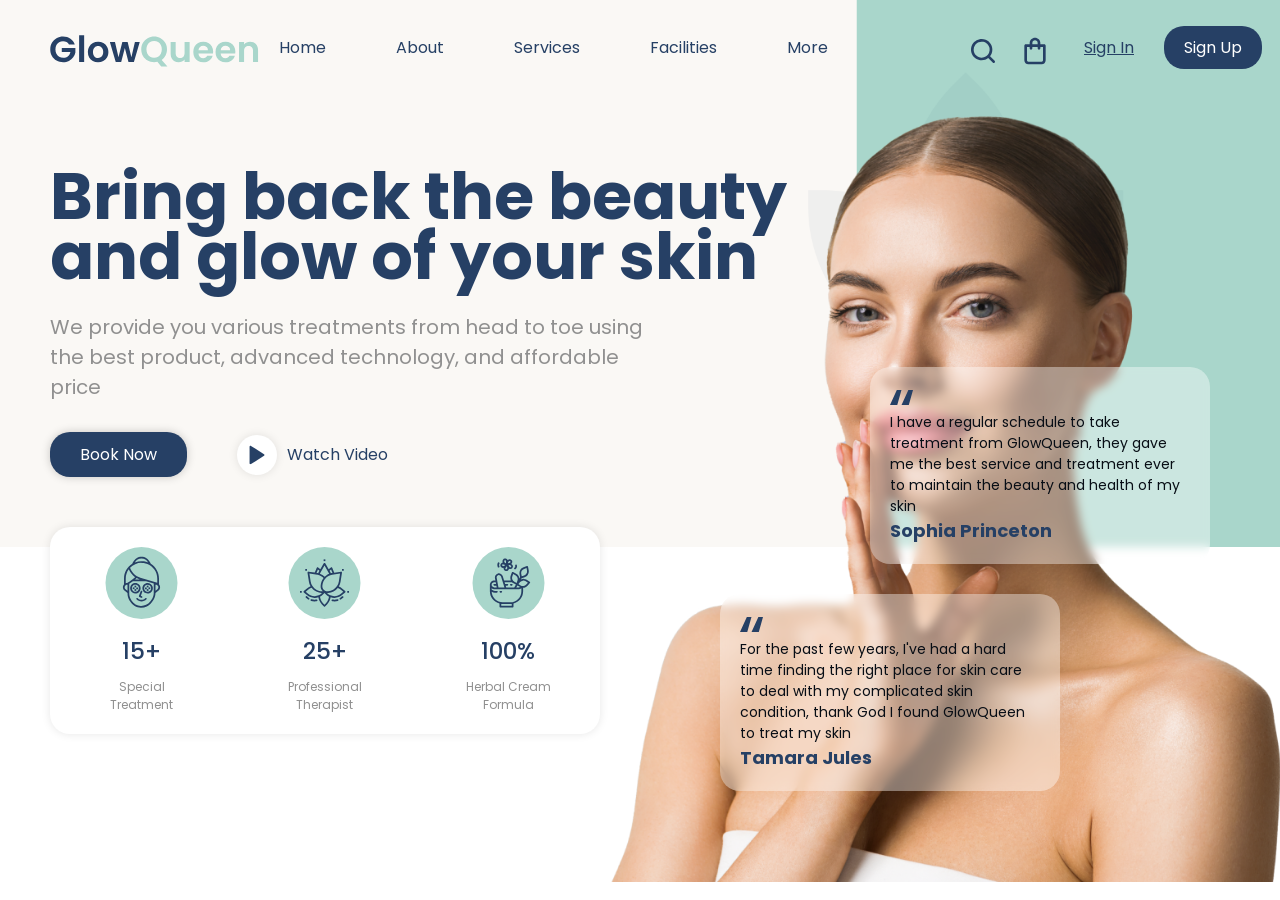
<file: projects/header6/index.html>
<!doctype html>
<html class="no-js" lang="">

<head>
  <meta charset="utf-8">
  <meta name="viewport" content="width=device-width, initial-scale=1">
  <title></title>
  <meta name="description" content="">
  <meta property="og:title" content="">
  <meta property="og:type" content="">
  <meta property="og:url" content="">
  <meta property="og:image" content="">

  <link rel="icon" href="/favicon.ico" sizes="any">

  <link rel="manifest" href="site.webmanifest">


  <link rel="preconnect" href="https://fonts.googleapis.com">
  <link rel="preconnect" href="https://fonts.gstatic.com" crossorigin>
  <link href="https://fonts.googleapis.com/css2?family=Poppins:wght@200;300;400;500;600;700;800&display=swap" rel="stylesheet">

  <link rel="stylesheet" href="css/style.css">
</head>
<body>

  <div class="container">
    <figure>
         <img src="img/womanb.png" alt="" class="woman"> 
    </figure>

    <header class="header">
        <img src="img/GlowQueen.svg" alt="">
      <nav class="header__nav">
        <ul class="nav__ul">
          <li class="nav__ul-li"><a href="" class="active">Home</a></li>
          <li><a href="">About</a></li>
          <li><a href="">Services</a></li>
          <li><a href="">Facilities</a></li>
          <li><a href="">More</a></li>
        </ul>
      </nav>
      <div class="header__button">
        <div class="header__icon">
          <div class="icon__searchBag">
            <picture>
              <img src="img/Search.svg" alt="">
              <img src="img/ShoppingBag.svg" alt="">
            </picture>
          </div>
        </div>
        <div class="header__sign">
          <ul class="sign">
            <li class="sign__in"><a href="">Sign In</a></li>
            <li class="sign__up"><a href="">Sign Up</a></li>
          </ul>
        </div>
      </div>
    </header>


    <main class="main">
      <section class="main__section">
        <h1 class="section__h1">
          Bring back the beauty and glow of your skin
        </h1>
        <p class="section__text">
          We provide you various treatments from head to toe using the best product, advanced technology, and affordable price
        </p>

        <div class="section__button">
          <a href="" class="button__book">Book Now</a>
          <a href="" class="button__watch"> 
            <div class="play">
            <img src="img/play.svg" alt="">
          </div>Watch Video</a>
        </div>
      </section>

      <section class="main__section-items">
        <article class="item">
          <img src="img/icon-woman.svg" alt="">
          <p class="title">
            15+
          </p>
          <p class="text">
            Special Treatment
          </p>
        </article>

        <article class="item">
          <img src="img/icon-flower.svg" alt="">
          <p class="title">
            25+
          </p>
          <p class="text">
            Professional Therapist
          </p>
        </article>

        <article class="item">
          <img src="img/icon-food.svg" alt="">
          <p class="title">
            100%
          </p>
          <p class="text">
            Herbal Cream Formula
          </p>
        </article>
      </section>

      <section class="main__testimony">
        <div class="testimony__container">
            <div class="testimony1">
            <img src="img/comillas.svg" alt="" class="comillas">
            <p class="text">
              I have a regular schedule to take treatment from GlowQueen, they gave me the best service and treatment ever to maintain the beauty and health of my skin
            </p>
            <p class="testimony__name">
              Sophia Princeton
            </p>
          </div>
          <div class="testimony2">
            <img src="img/comillas.svg" alt="" class="comillas">
            <p class="text">
              For the past few years, I've had a hard time finding the right place for skin care to deal with my complicated skin condition, thank God I found GlowQueen to treat my skin
            </p>
            <p class="testimony__name">
              Tamara Jules
            </p>
          </div>
        </div>

      </section>
    </main>



  </div>
</body>

</html>
</file>
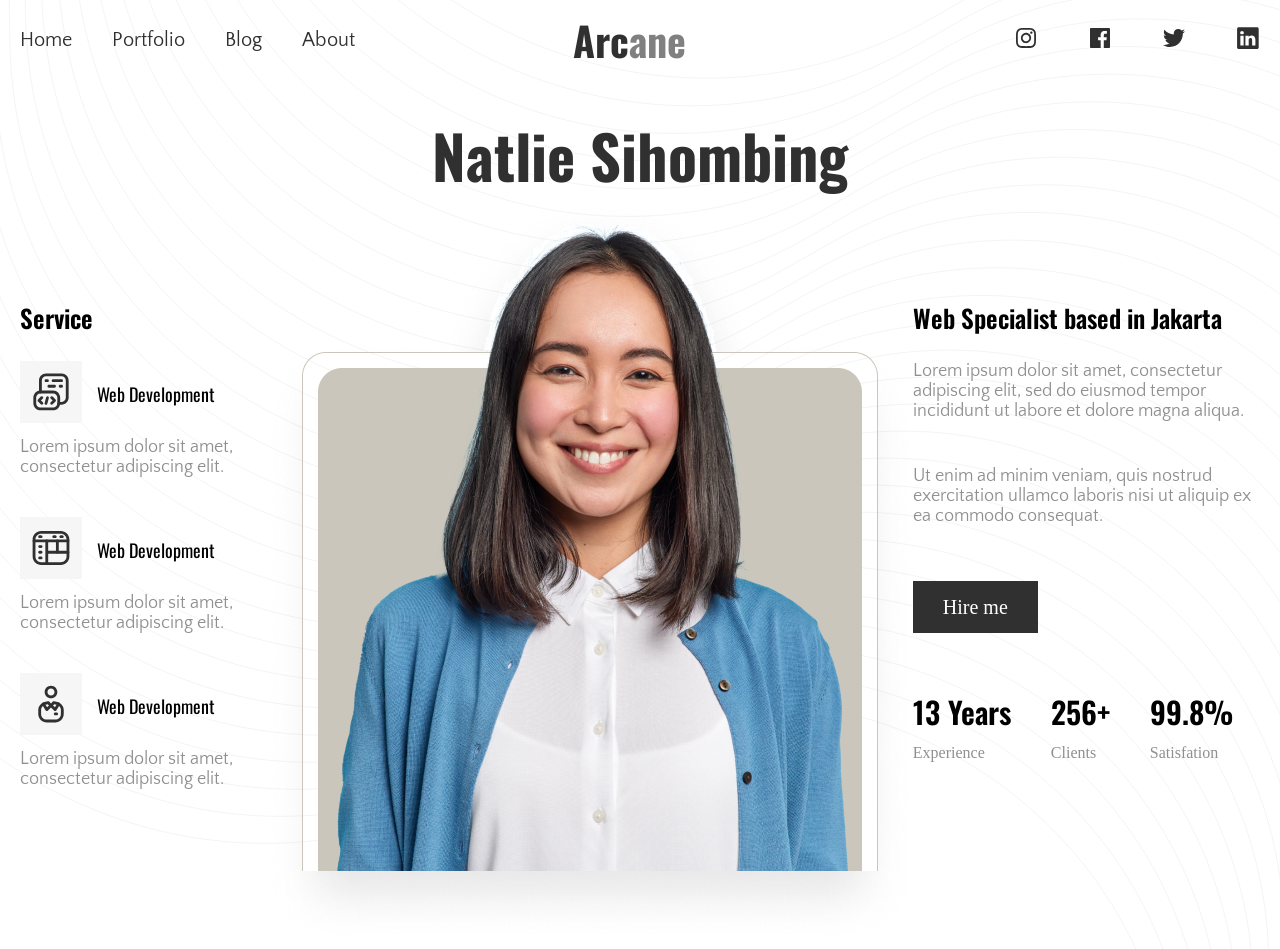
<file: projects/header8/index.html>
<!doctype html>
<html class="no-js" lang="">

<head>
  <meta charset="utf-8">
  <meta name="viewport" content="width=device-width, initial-scale=1">
  <title></title>
  <link rel="stylesheet" href="css/style.css">
  <meta name="description" content="">

  <meta property="og:title" content="">
  <meta property="og:type" content="">
  <meta property="og:url" content="">
  <meta property="og:image" content="">

  <link rel="icon" href="/favicon.ico" sizes="any">
  <link rel="icon" href="/icon.svg" type="image/svg+xml">
  <link rel="apple-touch-icon" href="icon.png">

  <link rel="manifest" href="site.webmanifest">
  <meta name="theme-color" content="#fafafa">

  <link rel="preconnect" href="https://fonts.googleapis.com">
  <link rel="preconnect" href="https://fonts.gstatic.com" crossorigin>
  <link href="https://fonts.googleapis.com/css2?family=Oswald:wght@200;400;600;700&family=Quattrocento+Sans:wght@400;700&display=swap" rel="stylesheet">
</head>

<body>

  <div class="container">
    <header class="header">
      <nav class="header__nav">
        <ul class="nav__ul">
          <li class="ul__li"><a href="" class="li__a">Home</a></li>
          <li class="ul__li"><a href="" class="li__a">Portfolio</a></li>
          <li class="ul__li"><a href="" class="li__a">Blog</a></li>
          <li class="ul__li"><a href="" class="li__a">About</a></li>
        </ul>
      </nav>
      <h2 class="container__h2">Arc<span>ane</span></h2>
      <div class="social">
          <a href="" class="social__a"><img src="img/instagram.svg" alt=""></a>
          <a href="" class="social__a"><img src="img/facebook.svg" alt=""></a>
          <a href="" class="social__a"><img src="img/Twitter.svg" alt=""></a>
          <a href="" class="social__a"><img src="img/Linkedin.svg" alt=""></a>
      </div>
    </header>

    <main class="main">
      <h1 class="name">Natlie Sihombing</h1>

      <section class="section">

        <article class="service">
          <p class=" main__title services__title">Service</p>
          <div class="container__service development">
            <div class="services__title">
              <picture>
                <img src="img/Code.svg" alt="">
              </picture>
              <p class="service__title">Web Development</p>
            </div>
            <p class="main__text">
              Lorem ipsum dolor sit amet, consectetur adipiscing elit.
            </p>
          </div>

          <div class="container__service Design">
            <div class="services__title">
              <picture>
                <img src="img/Layout.svg" alt="">
              </picture>
              <p class="service__title">Web Development</p>
            </div>
            <p class="main__text">
              Lorem ipsum dolor sit amet, consectetur adipiscing elit.
            </p>
          </div>

          <div class="container__service consulting">
            <div class="services__title">
              <picture>
                <img src="img/User.svg" alt="">
              </picture>
              <p class="service__title">Web Development</p>
            </div>
            <p class="main__text">
              Lorem ipsum dolor sit amet, consectetur adipiscing elit.
            </p>
          </div>
        </article>
        

        <div class="container2">
          <article class="image">
            <picture>
              <img src="img/person.png" alt="">
            </picture>
          </article>

          <article class="special">
            <p class="main__title">Web Specialist based in Jakarta
            </p>
            <p class="main__text">Lorem ipsum dolor sit amet, consectetur adipiscing elit, sed do eiusmod tempor incididunt ut labore et dolore magna aliqua. </p>
            <p class="main__text special__text">

  Ut enim ad minim veniam, quis nostrud exercitation ullamco laboris nisi ut aliquip ex ea commodo consequat. 
            </p>

            <ul class="special__ul">
              <li class="ul__li"><a href="" class="li__a">Hire me</a></li>
            </ul>

            <div class="more__information">
              <div class="experience">
                <p class="title">13 Years</p>
                <p class="text">Experience</p>
              </div>
              <div class="clients">
                <p class="title">256+</p>
                <p class="text">Clients</p>
              </div>
              <div class="satisfaction">
                <p class="title">99.8%</p>
                <p class="text">Satisfation</p>
              </div>
              
            </div>
          </article>
        </div>


      </section>
    </main>

  </div>
</body>

</html>
</file>
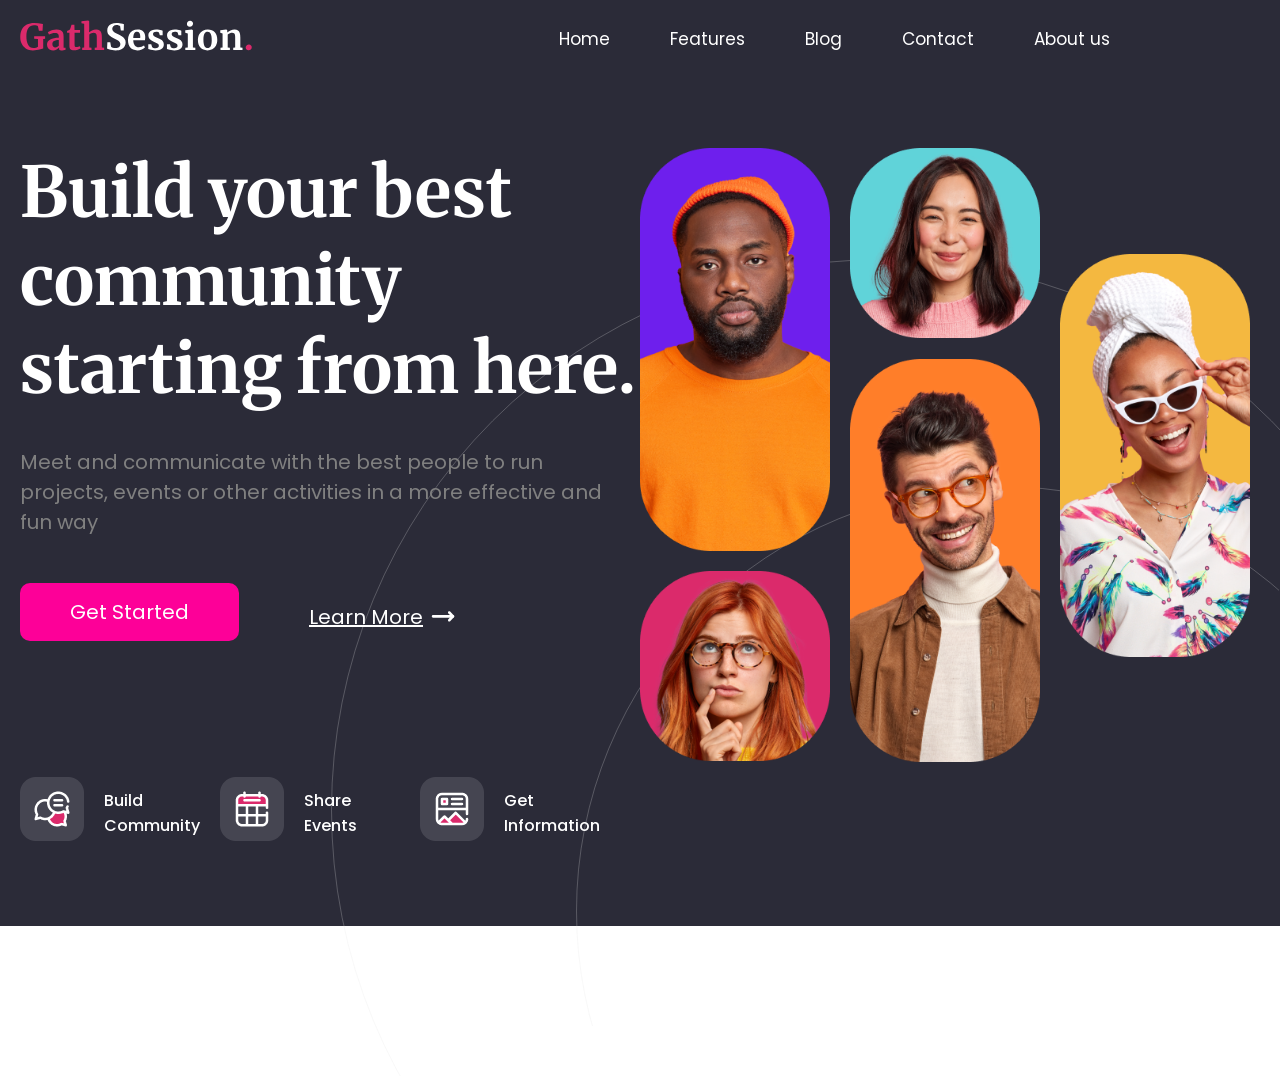
<file: projects/header9/index.html>
<!doctype html>
<html class="no-js" lang="">

<head>
  <meta charset="utf-8">
  <meta name="viewport" content="width=device-width, initial-scale=1">
  <title></title>

  <meta property="og:title" content="">
  <meta property="og:type" content="">
  <meta property="og:url" content="">
  <meta property="og:image" content="">

  <link rel="manifest" href="site.webmanifest">
  <meta name="theme-color" content="#fafafa">
  <link rel="stylesheet" href="css/style.css">


<link rel="preconnect" href="https://fonts.googleapis.com">
<link rel="preconnect" href="https://fonts.gstatic.com" crossorigin>
<link href="https://fonts.googleapis.com/css2?family=Merriweather:wght@400;700&family=Poppins:wght@200;300;400;500;600;700&display=swap" rel="stylesheet">
</head>

<body>

  <div class="container">
      <img src="img/ellipse.svg" alt="" class="img-1">
      <img src="img/ellipse-1.svg" alt="" class="img-2">
    <header class="header">
      <picture>
        <img src="img/GathSession..svg" alt="">
      </picture>
      <nav class="header__nav">
        <ul class="nav__ul">
          <li class="ul__li"><a href="" class="li__a">Home</a></li>
          <li class="ul__li"><a href="" class="li__a">Features</a></li>
          <li class="ul__li"><a href="" class="li__a">Blog</a></li>
          <li class="ul__li"><a href="" class="li__a">Contact</a></li>
          <li class="ul__li"><a href="" class="li__a">About us</a></li>
        </ul>
      </nav>
    </header>

    <main class="main">
      <section class="information">
        <h1 class="h1">
        Build your best community starting from here.
      </h1>

      <p class="main__text">
        Meet and communicate with the best people to run projects, events or other activities in a more effective and fun way
      </p>

      <ul class="button">
        <li class="button__on"><a href="" class="on">Get Started</a></li>
        <li class="button__off"><a href="" class="off">Learn More <img src="img/Arrow.svg" alt=""></a></li>
      </ul>
      <div class="service">
        <div class="services">
          <picture>
            <img src="img/icon1.png" alt="">
            
          </picture>
          <p class="title">Build Community</p>
        </div>

        <div class="services">
          <picture>
            <img src="img/icon2.png" alt="">
          </picture>
          <p class="title">Share Events</p>
        </div>

        <div class="services">
          <picture>
            <img src="img/icon3.png" alt="">
            
          </picture>
          <p class="title">Get Information</p>
        </div>
      </div>
      </section>

      <div class="images">
        <picture class="pictures">
          <img src="img/image1.png" alt="" class="img1">
          <img src="img/image2.png" alt="" class="img2">
          <img src="img/image3.png" alt="" class="img3">
          <img src="img/image4.png" alt="" class="img4">
          <img src="img/image5.png" alt="" class="img5">
        </picture>
      </div>
    </main>
  </div>

</body>

</html>
</file>
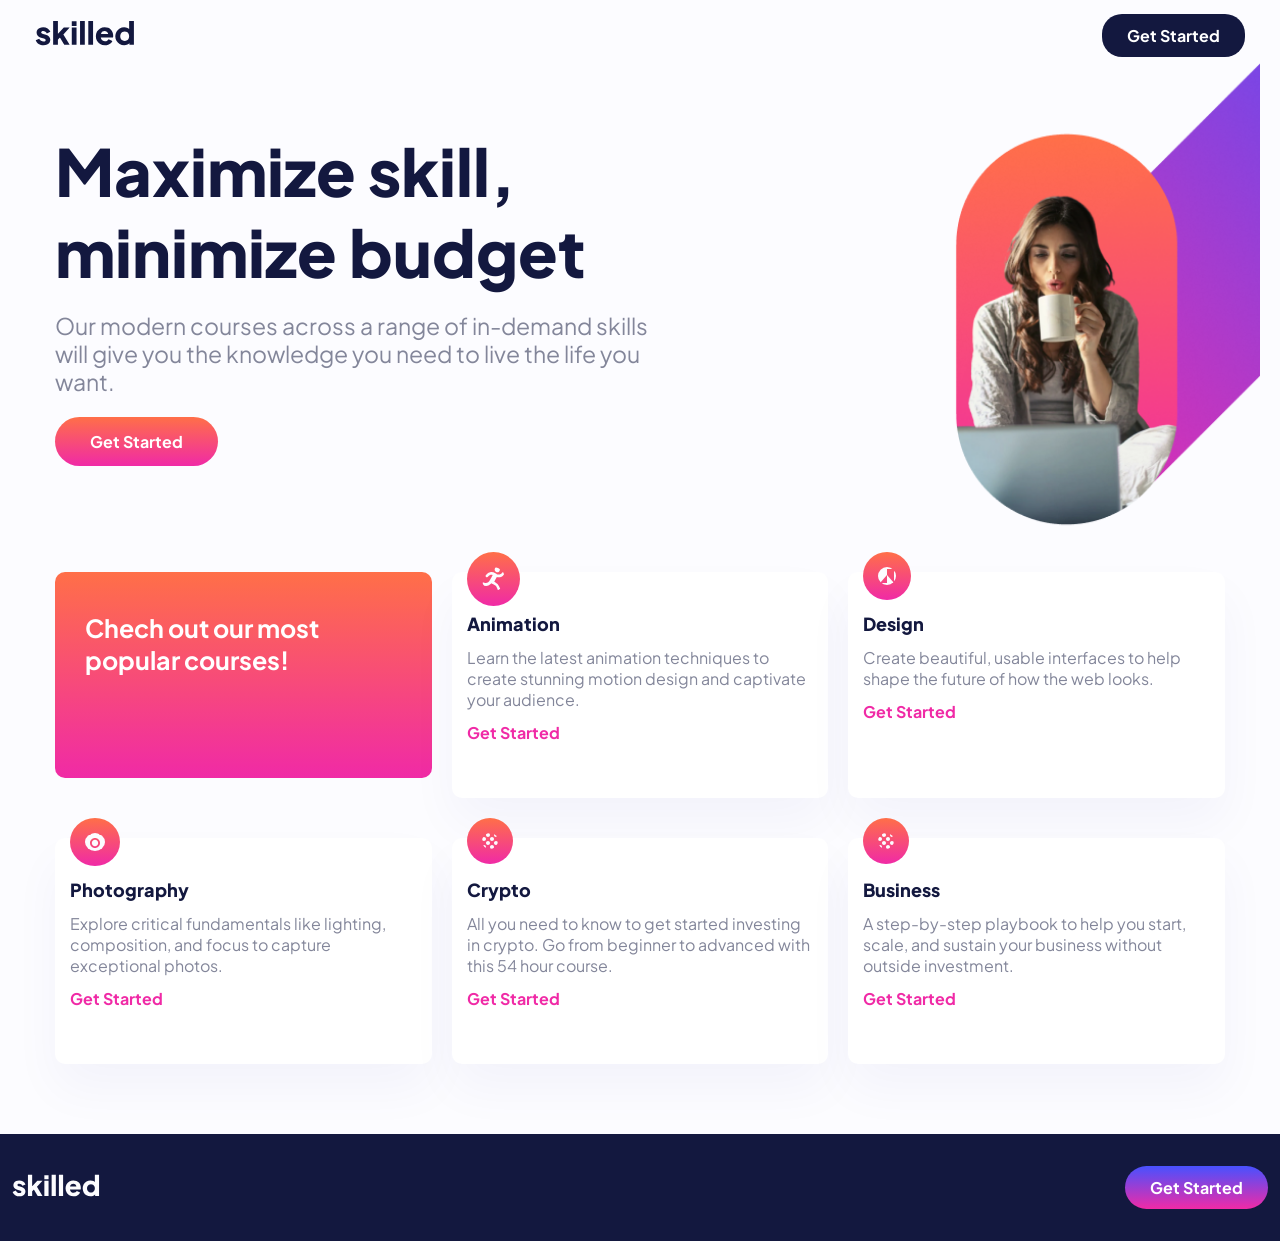
<file: projects/reponsive/index.html>
<!doctype html>
<html class="no-js" lang="">

<head>
  <meta charset="utf-8">
  <meta name="viewport" content="width=device-width, initial-scale=1">
  <title></title>
  <link rel="stylesheet" href="css/style.css">
  <meta name="description" content="">

  <meta property="og:title" content="">
  <meta property="og:type" content="">
  <meta property="og:url" content="">
  <meta property="og:image" content="">

  <link rel="icon" href="/favicon.ico" sizes="any">
  <link rel="icon" href="/icon.svg" type="image/svg+xml">
  <link rel="apple-touch-icon" href="icon.png">

  <link rel="manifest" href="site.webmanifest">
  <meta name="theme-color" content="#fafafa">


  <link rel="preconnect" href="https://fonts.googleapis.com">
<link rel="preconnect" href="https://fonts.gstatic.com" crossorigin>
<link href="https://fonts.googleapis.com/css2?family=Plus+Jakarta+Sans:wght@200;300;500;600;700;800&display=swap" rel="stylesheet">

<link rel="stylesheet" href="css/style.css">
</head>

<body>
  <script type="module" src="/main.js"></script>
  <div class="container">


    <header class="header">
      <picture>
        <img src="assets/img/skilled.svg" alt="">
      </picture>
      <ul class=" button button__ul">
        <li class="button__li"><a href="" class="button__a">Get Started</a></li>
      </ul>
    </header>

    <main class="main">
      
      <div class="container__main">
        <div class="container__main-text">
            <h1 class="h1">
              Maximize skill,
              minimize budget
          </h1>
          <p class=" main__text text">
            Our modern courses across a range of in-demand skills will give you the knowledge you need to live the life you want.
          </p>

          <ul class="main__button">
            <li class="button__li"><a href="" class="button__a">Get Started</a></li>
          </ul>
      </div>


      <div class="main__information">

        <div class="container__information  information__members">
          <p class="members__text">
            Members
          </p>
          <p class="members__number">
            29k
          </p>
        </div>

        <div class=" container__information  information__members2">
          <p class="members__text">
            Course hours
          </p>
          <p class="members__number">
            1,451
          </p>
        </div>
        <picture class="main__picture">
        <img src="assets/img/person.png" alt="" class="main__img">
        <img src="assets/img/person_tablet2.png" alt="" class="main__img2">
      </picture>
      </div>
      </div>



      <section class="section">
          <p class="section__p">Chech out our most popular courses!</p>

        <article class="article article-1">
          <picture><img src="assets/img/Running.svg" alt="">
          </picture>
          <p class="article__title">
            Animation
          </p>
          <p class="article__text">
            Learn the latest animation techniques to create stunning motion design and captivate your audience.
          </p>
          <ul class="article__ul">
            <li class="article__li"><a href="" class="article__a">Get Started</a></li>
          </ul>
        </article>
        
        <article class="article article-2">
          <picture><img src="assets/img/design.svg" alt="">
          </picture>
          <p class="article__title">
            Design
          </p>
          <p class="article__text">
            Create beautiful, usable interfaces to help shape the future of how the web looks.
          </p>
          <ul class="article__ul">
            <li class="article__li"><a href="" class="article__a">Get Started</a></li>
          </ul>
        </article>
        
        <article class="article article-3">
          <picture><img src="assets/img/camera.svg" alt="">
          </picture>
          <p class="article__title">
            Photography
          </p>
          <p class="article__text">
            Explore critical fundamentals like lighting, composition, and focus to capture exceptional photos.
          </p>
          <ul class="article__ul">
            <li class="article__li"><a href="" class="article__a">Get Started</a></li>
          </ul>
        </article>
        
        <article class="article article-4">
          <picture><img src="assets/img/cripto.svg" alt="">
          </picture>
          <p class="article__title">
            Crypto
          </p>
          <p class="article__text">
            All you need to know to get started investing in crypto. Go from beginner to advanced with this 54 hour course.
          </p>
          <ul class="article__ul">
            <li class="article__li"><a href="" class="article__a">Get Started</a></li>
          </ul>
        </article>
        
        <article class="article article-5">
          <picture><img src="assets/img/cripto.svg" alt="">
          </picture>
          <p class="article__title">
            Business
          </p>
          <p class="article__text">
            A step-by-step playbook to help you start, scale, and sustain your business without outside investment.
          </p>
          <ul class="article__ul">
            <li class="article__li"><a href="" class="article__a">Get Started</a></li>
          </ul>
        </article>
      </section>

      
    </main>
    <footer class="footer">
        <picture><img src="assets/img/skilled_footer.svg" alt=""></picture>
        <ul class="footer__ul">
          <li class="footer__li"><a href="" class="footer__a">Get Started</a>
          </li>
        </ul>
      </footer>
  </div>
</body>

</html>
</file>
<file: src/css/style.css>
* {
  margin: 0;
  padding: 0;
  box-sizing: border-box;
  font-family: "Poppins", sans-serif;
  color: white;
}

.container {
  padding-left: 16px;
  padding-right: 16px;
}

body {
  overflow-x: hidden;
  font-size: 16px;
}

img {
  max-width: 100%;
}

#root {
  background-image: url(../../assets/img/Rectangle_1.svg), url(../../assets/img/Rectangle_2.svg), url(../../assets/img/Rectangle_3.svg);
  background-repeat: no-repeat, no-repeat, no-repeat;
  background-position: left 0, bottom 0 right -100px, top 0 right 0;
  min-height: 100%; /* Ocupa al menos la altura del contenido */
  position: relative;
}

@media (min-width: 480px) {
  #root {
    background-size: 200px;
  }
}
@media (min-width: 768px) and (max-width: 991px) {
  #root {
    background-size: 250px;
  }
}
@media (min-width: 992px) and (max-width: 1199px) {
  #root {
    background-size: 300px;
  }
}
@media (min-width: 1200px) and (max-width: 1440px) {
  #root {
    background-size: 350px;
  }
}
@media (min-width: 1441px) {
  #root {
    background-size: 380px;
  }
}
.main_section_profile {
  display: flex;
  flex-direction: column;
  justify-content: center;
  align-items: center;
}
.main_section_profile_container {
  width: 250px;
  height: 250px;
  border-radius: 50%;
  overflow: hidden;
  display: flex;
  justify-content: center;
  align-items: center;
  margin-bottom: 20px;
}
.main_section_profile_container_img {
  width: 100%;
  height: 100%;
  -o-object-fit: contain;
     object-fit: contain;
}
.main_section_profile_name {
  color: black;
  font-weight: 600;
  font-size: 22px;
  margin-bottom: 10px;
}
.main_section_profile_study {
  color: gray;
  font-size: 15px;
  font-weight: 500;
  margin-bottom: 20px;
}
.main_section_profile_social {
  display: flex;
  justify-content: center;
  align-items: center;
  gap: 10px;
  width: 100%;
  margin-bottom: 30px;
}
.main_section_profile_social_buttons {
  display: flex;
  justify-content: center;
  align-items: center;
  background-color: white;
  width: 100%;
  max-width: 35px;
  height: 35px;
  border-radius: 10px;
  box-shadow: 0 0 5px rgba(0, 0, 0, 0.5);
  transition: background-color 0.3s;
}
.main_section_profile_social_buttons img {
  width: 100%;
  max-width: 50%;
  background: transparent;
  transition: filter 0.3s;
}
.main_section_profile_social .github:hover {
  background-color: black;
}
.main_section_profile_social .github:hover img {
  filter: brightness(0) invert(1);
}
.main_section_profile_social .linkedin:hover {
  background-color: #0077b5;
}
.main_section_profile_social .linkedin:hover img {
  filter: brightness(0) invert(1);
}
.main_section_profile_social .instagram:hover {
  background-color: #e1306c;
}
.main_section_profile_social .instagram:hover img {
  filter: brightness(0) invert(1);
}
.main_section_profile_cv {
  display: flex;
  align-items: center;
  justify-content: center;
  gap: 10px;
  color: white;
  font-weight: 500;
  background-color: #0cb7f2;
  padding: 10px;
  border-radius: 20px;
  text-decoration: none;
  transition: transform 0.2s;
}
.main_section_profile_cv:hover {
  transform: translateY(-5px);
}

.main_work {
  background-color: white;
  border-radius: 10px;
  box-shadow: 0 0 5px rgba(0, 0, 0, 0.5);
  padding: 50px 20px;
  margin: auto;
  width: 90%;
}
.main_work_title {
  margin-bottom: 30px;
  position: relative;
}
.main_work_title_text {
  color: black;
  font-weight: 700;
  font-size: clamp(20px, 2vw + 1rem, 27px);
  position: relative;
}
.main_work_title_text::after {
  content: "";
  position: absolute;
  top: 50%;
  left: 190px;
  width: 55px;
  height: 3px;
  background-color: #0cb7f2;
  transform: translateY(-50%);
}
@media (min-width: 400px) and (max-width: 767px) {
  .main_work_title_text::after {
    left: 220px;
    width: 60px;
  }
}
@media (min-width: 768px) and (max-width: 991px) {
  .main_work_title_text::after {
    left: 260px;
    width: 130px;
  }
}
@media (min-width: 992px) and (max-width: 1400px) {
  .main_work_title_text::after {
    left: 290px;
    width: 150px;
  }
}
@media (min-width: 1401px) {
  .main_work_title_text::after {
    left: 290px;
    width: 160px;
  }
}
.main_work_navegation {
  display: flex;
  gap: 13px;
  flex-wrap: wrap;
  justify-content: space-around;
  margin-bottom: 30px;
  position: relative;
}
.main_work_navegation_menu {
  color: #44566C;
  font-size: 15px;
  font-weight: 400;
  font-size: clamp(15px, 0.68vw + 12.35px, 19px);
}
.main_work_navegation_menu:hover {
  cursor: pointer;
}
.main_work_navegation #todos {
  color: #0cb7f2;
  font-weight: 500;
}
@media (min-width: 768px) and (max-width: 991px) {
  .main_work_navegation {
    justify-content: start;
    gap: 35px;
  }
}
@media (min-width: 992px) and (max-width: 1400px) {
  .main_work_navegation {
    justify-content: start;
    gap: 40px;
  }
}
@media (min-width: 1401px) {
  .main_work_navegation {
    justify-content: start;
    gap: 40px;
  }
}
.main_work_all .article_proyect {
  border-radius: 20px;
}
.main_work_all .article_proyect_container {
  padding: 20px;
  display: flex;
  justify-content: center;
  align-items: center;
  flex-direction: column;
  margin-bottom: 20px;
  text-decoration: none;
}
.main_work_all .article_proyect_container_img {
  margin-bottom: 15px;
  border-radius: 10px;
}
.main_work_all .article_proyect_container_text {
  display: flex;
  align-self: flex-start;
}
.main_work_all .article_proyect_container_text_title {
  color: #44566C;
  font-size: 14px;
  font-weight: 400;
}
@media (min-width: 768px) and (max-width: 991px) {
  .main_work_all {
    display: flex;
    flex-wrap: wrap;
    justify-content: space-between;
  }
  .main_work_all .article_proyect {
    width: 48%;
    margin-bottom: 25px;
  }
}
@media (min-width: 992px) and (max-width: 1400px) {
  .main_work_all {
    display: flex;
    flex-wrap: wrap;
    justify-content: space-between;
  }
  .main_work_all .article_proyect {
    width: 32%;
    margin-bottom: 25px;
  }
}
@media (min-width: 1401px) {
  .main_work_all {
    display: flex;
    flex-wrap: wrap;
    justify-content: space-between;
  }
  .main_work_all .article_proyect {
    width: 32%;
    margin-bottom: 25px;
  }
}
.main_work_noReponsive .article_proyect {
  border-radius: 20px;
}
.main_work_noReponsive .article_proyect_container {
  padding: 20px;
  display: flex;
  justify-content: center;
  align-items: center;
  flex-direction: column;
  margin-bottom: 20px;
  text-decoration: none;
}
.main_work_noReponsive .article_proyect_container_img {
  margin-bottom: 15px;
  border-radius: 10px;
}
.main_work_noReponsive .article_proyect_container_text {
  display: flex;
  align-self: flex-start;
}
.main_work_noReponsive .article_proyect_container_text_title {
  color: #44566C;
  font-size: 14px;
  font-weight: 400;
}
@media (min-width: 768px) and (max-width: 991px) {
  .main_work_noReponsive {
    display: flex;
    flex-wrap: wrap;
    justify-content: space-between;
  }
  .main_work_noReponsive .article_proyect {
    width: 48%;
    margin-bottom: 25px;
  }
}
@media (min-width: 992px) and (max-width: 1400px) {
  .main_work_noReponsive {
    display: flex;
    flex-wrap: wrap;
    justify-content: space-between;
  }
  .main_work_noReponsive .article_proyect {
    width: 32%;
    margin-bottom: 25px;
  }
}
@media (min-width: 1401px) {
  .main_work_noReponsive {
    display: flex;
    flex-wrap: wrap;
    justify-content: space-between;
  }
  .main_work_noReponsive .article_proyect {
    width: 32%;
    margin-bottom: 25px;
  }
}
.main_work_responsive .article_proyect {
  border-radius: 20px;
}
.main_work_responsive .article_proyect_container {
  padding: 20px;
  display: flex;
  justify-content: center;
  align-items: center;
  flex-direction: column;
  margin-bottom: 20px;
  text-decoration: none;
}
.main_work_responsive .article_proyect_container_img {
  margin-bottom: 15px;
  border-radius: 10px;
}
.main_work_responsive .article_proyect_container_text {
  display: flex;
  align-self: flex-start;
}
.main_work_responsive .article_proyect_container_text_title {
  color: #44566C;
  font-size: 14px;
  font-weight: 400;
}
@media (min-width: 768px) and (max-width: 991px) {
  .main_work_responsive {
    display: flex;
    flex-wrap: wrap;
    justify-content: space-between;
  }
  .main_work_responsive .article_proyect {
    width: 48%;
    margin-bottom: 25px;
  }
}
@media (min-width: 992px) and (max-width: 1400px) {
  .main_work_responsive {
    display: flex;
    flex-wrap: wrap;
    justify-content: space-between;
  }
  .main_work_responsive .article_proyect {
    width: 32%;
    margin-bottom: 25px;
  }
}
@media (min-width: 1401px) {
  .main_work_responsive {
    display: flex;
    flex-wrap: wrap;
    justify-content: space-between;
  }
  .main_work_responsive .article_proyect {
    width: 32%;
    margin-bottom: 25px;
  }
}
.main_work_games .article_proyect {
  border-radius: 20px;
}
.main_work_games .article_proyect_container {
  padding: 20px;
  display: flex;
  justify-content: center;
  align-items: center;
  flex-direction: column;
  margin-bottom: 20px;
  text-decoration: none;
}
.main_work_games .article_proyect_container_img {
  margin-bottom: 15px;
  border-radius: 10px;
}
.main_work_games .article_proyect_container_text {
  display: flex;
  align-self: flex-start;
}
.main_work_games .article_proyect_container_text_title {
  color: #44566C;
  font-size: 14px;
  font-weight: 400;
}
@media (min-width: 768px) and (max-width: 991px) {
  .main_work_games {
    display: flex;
    flex-wrap: wrap;
    justify-content: space-between;
  }
  .main_work_games .article_proyect {
    width: 48%;
    margin-bottom: 25px;
  }
}
@media (min-width: 992px) and (max-width: 1400px) {
  .main_work_games {
    display: flex;
    flex-wrap: wrap;
    justify-content: space-between;
  }
  .main_work_games .article_proyect {
    width: 32%;
    margin-bottom: 25px;
  }
}
@media (min-width: 1401px) {
  .main_work_games {
    display: flex;
    flex-wrap: wrap;
    justify-content: space-between;
  }
  .main_work_games .article_proyect {
    width: 32%;
    margin-bottom: 25px;
  }
}
.main_work_flyers .article_proyect {
  border-radius: 20px;
}
.main_work_flyers .article_proyect_container {
  padding: 20px;
  display: flex;
  justify-content: center;
  align-items: center;
  flex-direction: column;
  margin-bottom: 20px;
  text-decoration: none;
}
.main_work_flyers .article_proyect_container_img {
  margin-bottom: 15px;
  border-radius: 10px;
}
.main_work_flyers .article_proyect_container_text {
  display: flex;
  align-self: flex-start;
}
.main_work_flyers .article_proyect_container_text_title {
  color: #44566C;
  font-size: 14px;
  font-weight: 400;
}
@media (min-width: 768px) and (max-width: 991px) {
  .main_work_flyers {
    display: flex;
    flex-wrap: wrap;
    justify-content: space-between;
  }
  .main_work_flyers .article_proyect {
    width: 48%;
    margin-bottom: 25px;
  }
}
@media (min-width: 992px) and (max-width: 1400px) {
  .main_work_flyers {
    display: flex;
    flex-wrap: wrap;
    justify-content: space-between;
  }
  .main_work_flyers .article_proyect {
    width: 46%;
    margin-bottom: 25px;
  }
}
@media (min-width: 1401px) {
  .main_work_flyers {
    display: flex;
    flex-wrap: wrap;
    justify-content: space-between;
  }
  .main_work_flyers .article_proyect {
    width: 46%;
    margin-bottom: 25px;
  }
}
.main_work .hidden {
  display: none;
}

.main_about {
  background-color: white;
  border-radius: 10px;
  box-shadow: 0 0 5px rgba(0, 0, 0, 0.5);
  padding: 50px 20px;
  margin: auto;
  width: 90%;
}
.main_about_container_title {
  margin-bottom: 40px;
  position: relative;
}
.main_about_container_title_text {
  color: black;
  font-weight: 700;
  font-size: clamp(30px, 2vw + 1rem, 45px);
  position: relative;
}
.main_about_container_title_text::after {
  content: "";
  position: absolute;
  top: 50%;
  left: 170px;
  width: 70px;
  height: 3px;
  background-color: #0cb7f2;
  transform: translateY(-50%);
}
@media (min-width: 768px) and (max-width: 991px) {
  .main_about_container_title_text::after {
    left: 200px;
    width: 130px;
  }
}
@media (min-width: 992px) and (max-width: 1400px) {
  .main_about_container_title_text::after {
    left: 225px;
    width: 150px;
  }
}
@media (min-width: 1401px) {
  .main_about_container_title_text::after {
    left: 270px;
    width: 160px;
  }
}
.main_about_container_principal {
  margin-bottom: 45px;
}
.main_about_container_principal_photo {
  border-radius: 20px;
  overflow: hidden;
  margin: auto;
  margin-bottom: 40px;
}
.main_about_container_principal_container .article_about {
  margin-bottom: 45px;
}
.main_about_container_principal_container .article_about_title {
  color: black;
  font-weight: 600;
  font-size: clamp(25px, 2vw + 1rem, 35px);
  margin-bottom: 10px;
}
@media (min-width: 992px) and (max-width: 1400px) {
  .main_about_container_principal_container .article_about_title {
    margin-bottom: 20px;
  }
}
@media (min-width: 1401px) {
  .main_about_container_principal_container .article_about_title {
    margin-bottom: 20px;
  }
}
.main_about_container_principal_container .article_about_text {
  color: gray;
  font-size: clamp(15px, 0.68vw + 12.35px, 19px);
}
.main_about_container_principal_container .article_info {
  margin-bottom: 45px;
}
.main_about_container_principal_container .article_info_title {
  color: black;
  font-weight: 600;
  font-size: 25px;
  margin-bottom: 10px;
}
@media (min-width: 992px) and (max-width: 1400px) {
  .main_about_container_principal_container .article_info_title {
    margin-bottom: 30px;
  }
}
@media (min-width: 1401px) {
  .main_about_container_principal_container .article_info_title {
    margin-bottom: 30px;
  }
}
.main_about_container_principal_container .article_info_block {
  display: flex;
  flex-direction: column;
}
.main_about_container_principal_container .article_info_block_container {
  display: flex;
  align-items: center;
  gap: 17px;
  margin-bottom: 17px;
  flex-wrap: wrap;
}
.main_about_container_principal_container .article_info_block_container img {
  height: -moz-min-content;
  height: min-content;
  width: 42px;
  padding: 9px;
  border-radius: 5px;
  background-color: white;
  box-shadow: 0 0 5px rgba(0, 0, 0, 0.2);
}
.main_about_container_principal_container .article_info_block_container_information {
  width: 70%;
}
.main_about_container_principal_container .article_info_block_container_information_title {
  color: gray;
  font-size: 13px;
  overflow-wrap: break-word;
}
.main_about_container_principal_container .article_info_block_container_information_text {
  color: black;
  font-size: 15px;
  font-weight: 500;
  overflow-wrap: break-word;
}
@media (min-width: 768px) and (max-width: 991px) {
  .main_about_container_principal_container .article_info_block {
    display: flex;
    flex-direction: row;
    flex-wrap: wrap;
    justify-content: space-between;
  }
  .main_about_container_principal_container .article_info_block_container {
    width: 50%;
    display: flex;
  }
}
@media (min-width: 992px) and (max-width: 1400px) {
  .main_about_container_principal {
    display: flex;
    gap: 30px;
  }
  .main_about_container_principal_photo {
    height: -moz-max-content;
    height: max-content;
    width: 35%;
  }
  .main_about_container_principal_container {
    width: 65%;
  }
  .main_about_container_principal_container .article_info_block {
    display: flex;
    flex-direction: row;
    flex-wrap: wrap;
  }
  .main_about_container_principal_container .article_info_block_container {
    width: 45%;
    display: flex;
  }
}
@media (min-width: 1401px) {
  .main_about_container_principal {
    display: flex;
    gap: 30px;
  }
  .main_about_container_principal_photo {
    height: -moz-max-content;
    height: max-content;
    width: 35%;
  }
  .main_about_container_principal_container {
    width: 65%;
  }
  .main_about_container_principal_container .article_info_block {
    display: flex;
    flex-direction: row;
    flex-wrap: wrap;
  }
  .main_about_container_principal_container .article_info_block_container {
    width: 45%;
    display: flex;
  }
}
.main_about_container_hability {
  display: flex;
  flex-direction: column;
}
.main_about_container_hability_title {
  margin-bottom: 40px;
}
.main_about_container_hability_title .title_text {
  color: black;
  font-size: clamp(25px, 2vw + 1rem, 35px);
  font-weight: 600;
}
.main_about_container_hability_container .article {
  padding: 30px 30px;
  background-color: #fff4f4;
  border-radius: 20px;
  margin-bottom: 20px;
}
.main_about_container_hability_container .article_img {
  display: flex;
  justify-content: center;
  align-items: center;
  width: 100%;
  margin-bottom: 25px;
}
.main_about_container_hability_container .article_img img {
  width: 50px;
}
.main_about_container_hability_container .article_text_title {
  color: black;
  font-weight: 500;
  font-size: clamp(20px, 0.68vw + 12.35px, 22px);
  margin-bottom: 10px;
}
.main_about_container_hability_container .article_text_text {
  color: #44566c;
  font-size: clamp(15px, 0.68vw + 12.35px, 17px);
}
.main_about_container_hability_container .code {
  background-color: #EEF5FA;
}
.main_about_container_hability_container .video {
  background-color: #EEF5FA;
}
@media (min-width: 576px) and (max-width: 767px) {
  .main_about_container_hability_container .article {
    display: flex;
    gap: 20px;
  }
  .main_about_container_hability_container .article_img {
    display: flex;
    align-items: flex-start;
    width: 20%;
  }
  .main_about_container_hability_container .article_text {
    width: 80%;
  }
}
@media (min-width: 992px) and (max-width: 1400px) {
  .main_about_container_hability_container {
    display: flex;
    flex-wrap: wrap;
    justify-content: space-between;
  }
  .main_about_container_hability_container .article {
    display: flex;
    gap: 20px;
    width: 48%;
    margin-bottom: 30px;
  }
  .main_about_container_hability_container .article_img {
    display: flex;
    align-items: flex-start;
    width: 20%;
  }
  .main_about_container_hability_container .article_text {
    width: 80%;
  }
}
@media (min-width: 1401px) {
  .main_about_container_hability_container {
    display: flex;
    flex-wrap: wrap;
    justify-content: space-between;
  }
  .main_about_container_hability_container .article {
    display: flex;
    gap: 20px;
    width: 48%;
    margin-bottom: 30px;
  }
  .main_about_container_hability_container .article_img {
    display: flex;
    align-items: flex-start;
    width: 20%;
  }
  .main_about_container_hability_container .article_text {
    width: 80%;
  }
}
@media (min-width: 768px) and (max-width: 991px) {
  .main_about_container_hability_container {
    display: flex;
    justify-content: center;
    align-items: center;
    flex-wrap: wrap;
    gap: 20px;
  }
  .main_about_container_hability_container .article {
    display: flex;
    flex-direction: column;
    align-items: center;
    width: 48%;
    height: 350px;
    margin-bottom: 0px;
  }
  .main_about_container_hability_container .article_img {
    width: 20%;
  }
  .main_about_container_hability_container .article_text {
    width: 80%;
  }
}

.main_resume {
  background-color: white;
  border-radius: 10px;
  box-shadow: 0 0 5px rgba(0, 0, 0, 0.5);
  padding: 50px 20px;
  margin: auto;
  width: 90%;
}
.main_resume_title {
  margin-bottom: 40px;
  position: relative;
}
.main_resume_title_text {
  color: black;
  font-weight: 700;
  font-size: clamp(33px, 2vw + 1rem, 45px);
  position: relative;
}
.main_resume_title_text::after {
  content: "";
  position: absolute;
  top: 50%;
  left: 170px;
  width: 65px;
  height: 3px;
  background-color: #0cb7f2;
  transform: translateY(-50%);
}
@media (min-width: 768px) and (max-width: 991px) {
  .main_resume_title_text::after {
    left: 200px;
    width: 130px;
  }
}
@media (min-width: 992px) and (max-width: 1400px) {
  .main_resume_title_text::after {
    left: 225px;
    width: 150px;
  }
}
@media (min-width: 1401px) {
  .main_resume_title_text::after {
    left: 270px;
    width: 160px;
  }
}
.main_resume_block_container {
  margin-bottom: 50px;
}
.main_resume_block_container .education_title {
  display: flex;
  gap: 10px;
  margin-bottom: 30px;
}
.main_resume_block_container .education_title_img img {
  width: 43px;
}
.main_resume_block_container .education_title_text {
  color: black;
  display: flex;
  justify-content: center;
  align-items: center;
  font-size: 23px;
  font-weight: 500;
}
.main_resume_block_container_education .education_container {
  background-color: #FFF4F4;
  padding: 20px 20px;
  border-radius: 10px;
  margin-bottom: 20px;
  height: -moz-min-content;
  height: min-content;
}
.main_resume_block_container_education .education_container_year {
  color: #44566C;
  font-size: 14px;
  font-weight: 400;
}
.main_resume_block_container_education .education_container_school {
  color: black;
  font-size: 20px;
}
.main_resume_block_container_education .education_container_location {
  color: #44566C;
  font-size: 15px;
  font-weight: 400;
}
.main_resume_block_container .fjb .education_container {
  background-color: #EEF5FA;
}
.main_resume_block_experience {
  margin-bottom: 50px;
}
.main_resume_block_experience .experience_title {
  display: flex;
  gap: 10px;
  margin-bottom: 30px;
}
.main_resume_block_experience .experience_title img {
  width: 37px;
}
.main_resume_block_experience .experience_title_text {
  color: black;
  display: flex;
  justify-content: center;
  align-items: center;
  font-size: 23px;
  font-weight: 500;
}
.main_resume_block_experience_container .experience_container {
  background-color: #FFF4F4;
  padding: 20px 20px;
  border-radius: 10px;
  margin-bottom: 20px;
  height: -moz-min-content;
  height: min-content;
}
.main_resume_block_experience_container .experience_container_year {
  color: #44566C;
  font-size: 14px;
  font-weight: 400;
}
.main_resume_block_experience_container .experience_container_compain {
  color: black;
  font-size: 20px;
}
.main_resume_block_experience_container .experience_container_position {
  color: #44566C;
  font-size: 15px;
  font-weight: 400;
}
.main_resume_block_experience .mgs .experience_container {
  background-color: #EEF5FA;
}
.main_resume_block_awards .awards_title {
  display: flex;
  gap: 10px;
  margin-bottom: 30px;
}
.main_resume_block_awards .awards_title img {
  width: 37px;
}
.main_resume_block_awards .awards_title_text {
  color: black;
  display: flex;
  justify-content: center;
  align-items: center;
  font-size: 23px;
  font-weight: 500;
}
.main_resume_block_awards_container .awards_container {
  background-color: #FFF4F4;
  padding: 20px 20px;
  border-radius: 10px;
  margin-bottom: 20px;
  height: -moz-min-content;
  height: min-content;
}
.main_resume_block_awards_container .awards_container_name {
  color: #44566C;
  font-size: 14px;
  font-weight: 400;
}
.main_resume_block_awards_container .awards_container_title {
  color: black;
  font-size: 20px;
}
.main_resume_block_awards_container .awards_container_status {
  color: #44566C;
  font-size: 15px;
  font-weight: 400;
}
.main_resume_block_awards .aws .awards_container {
  background-color: #EEF5FA;
}
@media (min-width: 768px) and (max-width: 1200px) {
  .main_resume_block {
    display: flex;
    flex-wrap: wrap;
    justify-content: space-between;
  }
  .main_resume_block_container {
    width: 48%;
  }
  .main_resume_block_experience {
    width: 48%;
  }
  .main_resume_block_awards {
    width: 48%;
  }
}
@media (min-width: 1201px) {
  .main_resume_block {
    display: flex;
    gap: 20px;
  }
  .main_resume_block_container {
    flex: 1;
  }
  .main_resume_block_experience {
    flex: 1;
  }
  .main_resume_block_awards {
    flex: 1;
  }
}

.main_contact {
  background-color: white;
  border-radius: 10px;
  box-shadow: 0 0 5px rgba(0, 0, 0, 0.5);
  padding: 50px 20px;
  margin: auto;
  width: 90%;
}
.main_contact_title {
  margin-bottom: 40px;
  position: relative;
}
.main_contact_title_text {
  color: black;
  font-weight: 700;
  font-size: clamp(26px, 2vw + 1rem, 32px);
  position: relative;
}
.main_contact_title_text::after {
  content: "";
  position: absolute;
  top: 50%;
  left: 170px;
  width: 65px;
  height: 3px;
  background-color: #0cb7f2;
  transform: translateY(-50%);
}
@media (min-width: 768px) and (max-width: 991px) {
  .main_contact_title_text::after {
    left: 200px;
    width: 130px;
  }
}
@media (min-width: 992px) and (max-width: 1400px) {
  .main_contact_title_text::after {
    left: 225px;
    width: 150px;
  }
}
@media (min-width: 1401px) {
  .main_contact_title_text::after {
    left: 270px;
    width: 160px;
  }
}
.main_contact_container_information {
  margin-bottom: 50px;
}
.main_contact_container_information .information_article {
  display: flex;
  background-color: #FFF4F4;
  padding: 20px 20px;
  border-radius: 10px;
  margin-bottom: 20px;
  flex-wrap: wrap;
  gap: 20px;
}
.main_contact_container_information .information_article_img img {
  width: 27px;
}
.main_contact_container_information .information_article_text {
  width: 70%;
}
.main_contact_container_information .information_article_text .text_title {
  color: black;
  display: flex;
  justify-content: center;
  align-items: center;
  font-size: 23px;
  font-weight: 500;
  justify-content: start;
  font-size: 17px;
  font-size: clamp(18px, 0.68vw + 12.35px, 22px);
}
.main_contact_container_information .information_article_text .text_number {
  color: #44566C;
  font-size: 15px;
  font-weight: 400;
  font-size: clamp(15px, 0.68vw + 10px, 18px);
  overflow-wrap: break-word;
}
@media (min-width: 992px) and (max-width: 1400px) {
  .main_contact_container_information {
    display: flex;
    flex-wrap: wrap;
    justify-content: space-between;
  }
  .main_contact_container_information .information_article {
    width: 49%;
  }
}
.main_contact_container_gmail {
  background-color: #F8FBFB;
  padding: 20px 20px;
  border-radius: 15px;
}
.main_contact_container_gmail_title {
  color: #44566C;
  font-size: 15px;
  font-weight: 400;
  font-size: 18px;
  font-weight: 500;
  margin-bottom: 40px;
  font-size: clamp(18px, 0.68vw + 12.35px, 23px);
}
.main_contact_container_gmail_article .form_contact {
  display: flex;
  flex-direction: column;
}
.main_contact_container_gmail_article .form_contact_label {
  color: #44566C;
  font-size: 15px;
  font-weight: 400;
  transition: margin-bottom 0.2s ease-in;
  font-size: clamp(16px, 0.68vw + 10px, 18px);
}
.main_contact_container_gmail_article .form_contact_input {
  border: none;
  border-bottom: 1px solid black;
  margin-bottom: 20px;
  color: black;
  background-color: transparent;
  font-size: clamp(14px, 0.68vw + 10px, 18px);
  padding: 3px;
}
.main_contact_container_gmail_article .form_contact_input:focus {
  outline: none;
}
.main_contact_container_gmail_article .form_contact_textArea {
  border: none;
  border-bottom: 1px solid black;
  margin-bottom: 40px;
  color: black;
  background-color: transparent;
  font-size: clamp(14px, 0.68vw + 10px, 18px);
}
.main_contact_container_gmail_article .form_contact_textArea:focus {
  outline: none;
}
.main_contact_container_gmail_article .form_contact_send {
  background-color: #8bddf8;
  border: none;
  color: #44566C;
  font-size: 16px;
  width: -moz-max-content;
  width: max-content;
  padding: 4px 10px;
  border-radius: 10px;
  font-size: clamp(15px, 0.68vw + 10px, 18px);
}
@media (min-width: 1401px) {
  .main_contact_container {
    display: flex;
    justify-content: space-between;
    gap: 30px;
  }
  .main_contact_container_information {
    width: 35%;
  }
  .main_contact_container_gmail {
    width: 65%;
  }
}

.header {
  width: 100%;
  display: flex;
  align-items: center;
  justify-content: space-between;
  position: relative;
  max-width: 90%;
  margin: auto;
  margin-bottom: 100px;
  padding-top: 40px;
}
.header_name {
  color: #0cb7f2;
  font-family: "Black Ops One", sans-serif;
  font-size: clamp(20px, 20px + 15 * (100vw - 320px) / 880, 29px);
}
.header_container {
  width: 90%;
  position: absolute;
  top: 100px;
  left: 50%;
  transform: translateX(-50%);
  max-height: 0;
  overflow: hidden;
  transition: max-height 0.5s linear;
  background-color: white;
  box-shadow: 0 0 10px rgba(0, 0, 0, 0.2);
  border-radius: 5px;
  z-index: 2;
}
.header_container.open {
  max-height: 400px;
}
.header_container_menu {
  display: flex;
  flex-direction: column;
  list-style: none;
  padding: 20px;
  gap: 15px;
}
.header_container_menu_li {
  display: flex;
  font-size: 14px;
  gap: 7px;
  text-decoration: none;
}
.header_container_menu_li img {
  width: 100%;
  max-width: 21px;
}
.header_container_menu_li span {
  color: #44566c;
  text-decoration: none;
}
.header_container_menu_hamburger {
  background-color: #0cb7f2;
  padding: 8px;
  width: 100%;
  max-width: 35px;
  border-radius: 50%;
  box-shadow: 0 0 5px rgba(0, 0, 0, 0.5);
}
@media (min-width: 992px) and (max-width: 1199px) {
  .header_container {
    position: relative;
    top: 0;
    left: 0;
    transform: none;
    max-height: none;
    overflow: visible;
    transition: none;
    box-shadow: none;
    border-radius: 0;
    width: auto;
    background-color: transparent;
  }
  .header_container_menu {
    display: flex;
    flex-direction: row;
    align-items: start;
    justify-content: flex-start;
    padding: 20px;
    gap: 15px;
  }
  .header_container_menu_li {
    display: flex;
    font-size: 14px;
    gap: 10px;
    background-color: white;
    box-shadow: 0 0 5px rgba(0, 0, 0, 0.5);
    padding: 8px 15px;
    border-radius: 7px;
    transition: background-color 0.3s;
    width: 130px;
  }
  .header_container_menu_li img {
    width: 100%;
    max-width: 21px;
    transition: filter 0.3s;
  }
  .header_container_menu_li:hover {
    background-color: gray;
  }
  .header_container_menu_li:hover img {
    filter: brightness(0) invert(1);
  }
  .header_container_menu_li:hover span {
    color: white;
  }
  .header_container_menu .page_home {
    background-color: gray;
  }
  .header_container_menu .page_home span {
    color: white;
  }
  .header_container_menu .page_home img {
    filter: brightness(0) invert(1);
  }
  .header_container_menu_hamburger {
    display: none;
  }
}
@media (min-width: 1200px) {
  .header_container {
    position: relative;
    top: 0;
    left: 0;
    transform: none;
    max-height: none;
    overflow: visible;
    transition: none;
    box-shadow: none;
    border-radius: 0;
    width: auto;
    background-color: transparent;
  }
  .header_container_menu {
    display: flex;
    flex-direction: row;
    align-items: start;
    justify-content: flex-start;
    padding: 23px;
    gap: 20px;
  }
  .header_container_menu_li {
    display: flex;
    font-size: 16px;
    color: #44566c;
    gap: 10px;
    background-color: white;
    box-shadow: 0 0 5px rgba(0, 0, 0, 0.5);
    padding: 8px 19px;
    border-radius: 7px;
    width: 150px;
    transition: background-color 0.3s;
  }
  .header_container_menu_li img {
    width: 100%;
    max-width: 21px;
    transition: filter 0.3s;
  }
  .header_container_menu_li:hover {
    background-color: gray;
  }
  .header_container_menu_li:hover img {
    filter: brightness(0) invert(1);
  }
  .header_container_menu_li:hover span {
    color: white;
  }
  .header_container_menu .page_home {
    background-color: gray;
  }
  .header_container_menu .page_home span {
    color: white;
  }
  .header_container_menu .page_home img {
    filter: brightness(0) invert(1);
  }
  .header_container_menu_hamburger {
    display: none;
  }
}

.container {
  height: auto;
  width: 100%;
  max-width: 1440px;
  margin: auto;
}

.business {
  background-color: #d9fdfa;
}

.creative {
  background-color: #d5f0ff;
}

.zone {
  background-color: #d9d8c7;
}

.nft {
  background-color: #ffdae5;
}

.delivery {
  background-color: #ffbfad;
}

.skin {
  background-color: #e0f1ed;
}

.architecture {
  background-color: #eaeaea;
}

.portfolio {
  background-color: #dfdfdf;
}

.community {
  background-color: #ffe0c1;
}

.food {
  background-color: #faffc4;
}

.skill {
  background-color: #ffb6bd;
}

.game {
  background-color: #d3ffd3;
}

.faster {
  background-color: #cce2ff;
}

.password {
  background-color: #e1ffe5;
}

.manager {
  background-color: #f7dbff;
}

.guide {
  background-color: #ffeecb;
  height: -moz-fit-content;
  height: fit-content;
}/*# sourceMappingURL=style.css.map */
</file>
<file: projects/generador_contraseñas/assets/index-d0pHEWG7.css>
*{padding:0;margin:0;box-sizing:border-box}.button{background-color:#a4ffaf;padding:10px 20px;border-radius:2px;color:#24232c;font-family:JetBrains Mono,monospace;font-weight:700;cursor:pointer;text-decoration:none;gap:10px;display:flex;justify-content:center;margin:0 10px 10px}.button:hover{background-color:#24232c;border:2px solid #A4FFAF;color:#e6e5ea}.container{max-width:1440px;margin:auto;background-color:#18171f}.main{display:flex;flex-direction:column;gap:15px;width:100%;padding:clamp(50px,0vw,0px) clamp(0px,5vw,50px)}@media (min-width: 768px){.main{padding:100px 120px}}.main .h1{font-family:JetBrains Mono,monospace;color:#817d92;font-size:clamp(15px,5vw,20px);text-align:center}.main .password{display:flex;justify-content:space-between;font-family:JetBrains Mono,monospace;color:#e6e5ea;font-weight:700;font-size:18px;background-color:#24232c;padding:12px 10px}.main .password__length{font-family:JetBrains Mono,monospace;color:#e6e5ea;font-weight:700;background-color:#24232c}.main .password__length__range{display:flex;justify-content:space-between;padding:10px}.main .password__length__range__input,.main .password__length__range__input__input{width:100%}.main .password__length__range__input__input[type=range]{accent-color:#A4FFAF}.main .password__checkbox{display:flex;flex-direction:column;padding:0 10px;margin-bottom:20px}.main .strength{display:flex;justify-content:space-between;font-family:JetBrains Mono,monospace;color:#e6e5ea;font-weight:700;font-size:18px;padding:12px 10px;background-color:#18171f;margin:0 10px 20px}.main .strength__password{display:flex;align-items:center;gap:5px}.main .strength__password__text{font-family:JetBrains Mono,monospace;color:#e6e5ea;font-weight:700;font-size:18px;text-transform:uppercase}.main .strength__password__container{display:flex}.main .strength__password__container__div1,.main .strength__password__container__div2,.main .strength__password__container__div3,.main .strength__password__container__div4{border:1px solid gray;width:8px;height:20px;background-color:none}body{overflow-x:hidden;font-size:16px}img{max-width:100%}
</file>
<file: projects/header1/css/style.css>
*{
    margin: 0;
    padding: 0;
    box-sizing: border-box;
    font-family: 'Poppins';
}
.container{
    background-image: url(../img/hero.png);
    background-repeat: no-repeat;
    background-size: 60%;
    background-position: right top;
    max-width: 1440px;
    margin: auto;
    padding: 15px 30px;
    
}
header{
    display: flex;
    justify-content: space-between;
    margin-bottom: 60px;
}
nav>ul{
    display: flex;
    list-style: none;
    gap: 70px;
}
li{
    font-size: 20px;
    font-weight: 300;
    color: #424241;
}

main{
    display: flex;
    flex-direction: column;
}
span{
    color: rgb(112, 226, 192);
}
h1{
    font-size: 101px;
    font-family: 'Bebas Neue';
    font-weight: 700;
    text-transform: uppercase;
    margin-bottom: 20px;
    line-height: 110px;
    max-width: 900px;
    color: #424241;
}
h1 span{
    font-family: 'Bebas Neue';
}
main>article>p{
    font-size: 20px;
    color: #909090;
    line-height: 25px;
    max-width: 600px;

}
main>article>ul{
    margin-top: 50px;
    padding-left: 0;
    width: max-content;
}
.discuss{
    background: rgb(112, 226, 192);
    padding: 10px 20px;
    list-style: none;
    margin-bottom: 30px;
}
.discuss>a{
    text-decoration: none;
    color: white;
    font-size: 20px;
    font-family: 'Oswald', sans-serif;
    font-weight: 200;
    width: max-content;
}
.containerMain{
    display: flex;
    gap: 50px;
    margin-bottom: 35px;
}

.containerMain>div>p{
    text-align: center;
    font-weight: 200;
    color: #424241;
}
div>p:first-child{
    font-size: 40px;
    font-weight: bold;
}
div>p:last-child{
    font-size: 17px;
    font-weight: 300;
    color: #909090;
}

.articleInformation{
    display: grid;
    grid-template-columns: repeat(4, 1fr);
    grid-template-rows: 1fr;
    gap: 20px;
}
.articleInformation>section{
    max-width: 300px;
    padding: 30px;
    background: white;
}
.bold{
    font-size: 20px;
    color: #424241;
    margin-bottom: 5px;
}
.bold~p{
    font-family: 'Oswald', sans-serif;
    font-weight: 200;
    font-size: 15px;
    color: #909090;
}
.section1{
    grid-column: 1 / span 1;
}
.section2{
    grid-column: 2 / span 1;
}
.section3{
    grid-column: 3 / span 1;
}
</file>
<file: projects/header10/css/style.css>
* {
  margin: 0;
  padding: 0;
  box-sizing: border-box;
  font-family: "Poppins";
}

.container {
  max-width: 1440px;
  margin: auto;
}
.container .information .information__text {
  background-color: #ECF494;
  font-family: "Poppins";
  text-align: center;
  padding: 10px;
  font-weight: 300;
  color: #1A1A1A;
}
.container .header {
  display: flex;
  justify-content: space-between;
  align-items: center;
  margin: 20px 20px;
}
.container .header .header__nav .nav__ul {
  display: flex;
  list-style: none;
  gap: 70px;
}
.container .header .header__nav .nav__ul .li__a {
  text-decoration: none;
  color: #1A1A1A;
  font-family: "Poppins";
  font-weight: 600;
}
.container .header .interactive {
  display: flex;
  gap: 30px;
}
.container .header .interactive .picture {
  display: flex;
  gap: 40px;
}
.container .header .interactive .button__ul .button__li {
  list-style: none;
}
.container .header .interactive .button__ul .button__a {
  text-decoration: none;
  color: white;
  background-color: #1A1A1A;
  padding: 10px 25px;
  border-radius: 10px;
}
.container .main {
  background-color: #faf6dc;
  background-image: url(../img/fruits.png), url(../img/people.png);
  background-repeat: no-repeat;
  background-position: right 0px top, right 395px top;
  padding: 90px 20px 0px;
}
.container .main .h1 {
  font-family: "PT Serif";
  font-size: 75px;
  max-width: 700px;
  color: #1A1A1A;
  line-height: 85px;
  margin-bottom: 80px;
}
.container .main .main__button {
  margin-bottom: 200px;
}
.container .main .main__button .button__li {
  list-style: none;
}
.container .main .main__button .button__li .button__a {
  text-decoration: none;
  background-color: #1A1A1A;
  color: #EAF586;
  padding: 15px 40px;
  border-radius: 10px;
}
.container .main .section {
  display: flex;
  justify-content: space-between;
  padding: 10px 0px 40px;
}
.container .main .section .section__article {
  max-width: 400px;
  display: flex;
  gap: 20px;
}
.container .main .section .section__article .article__information .article__title {
  font-family: "PT Serif";
  font-weight: 100;
  font-size: 20px;
  color: #1A1A1A;
  margin-bottom: 10px;
}
.container .main .section .section__article .article__information .article__text {
  color: gray;
  font-size: 15px;
}/*# sourceMappingURL=style.css.map */
</file>
<file: projects/header3/css/style.css>
*{
    margin: 0;
    padding: 0;
    box-sizing: border-box;
}
.container{
    max-width: 1440px;
    margin: auto;
    background-image: url(../img/Placeholder.png);
    background-repeat: no-repeat;
    background-size: 55%;
    background-position: left 20px top 110px;
    padding: 20px 20px;
}
a{
    text-decoration: none;
    font-family: 'Poppins';
    color: #909090;
}
.header{
    max-width: 100%;
    display: flex;
    justify-content: space-between;
    align-items: center;
    margin-bottom: 100px;
}
.header__menu>ul{
    gap: 60px;
    display: flex;
    list-style: none;
}
.header__sing{
    display: flex;
    justify-content: space-around;
}
.header__sing>ul{
    list-style: none;
    display: flex;
    gap: 40px;
    align-items: center;
}

.header__sing>ul a{
    color: #9B9A78;
}
.header__sing ul li:last-child{
    background-color: #9B9A78;
    color: white;
    padding: 12px 27px;
}
.header__sing li:last-child a {
    color: white;
}

.hero{
    display: flex;
    margin-bottom: 30px;
    justify-content: end;
    max-width: 100%;
}
.hero__span::after{
    content: "";
    width: 50px;
    height: 8px;
    background-color: #9B9A78;
    display: inline-block;
    vertical-align: middle;
    margin-left: 30px;
    
}
.hero > .hero__container1{
    width: 700px;background-color: rgba(255, 255, 255, 0.445);
    opacity: 0.8px;
    padding: 30px;
    backdrop-filter: blur(6px);
    margin: 0px 50px 0px 0px;
}
.hero__container1>h1{
    color: #313131;
    font-size: 70px;
    margin-bottom: 20px;
    line-height: 70px;
}
.hero__container1>p{
    font-family: 'Poppins';
    font-size: 20px;
    color: #909090;
}
.container__out{
    display: flex;
    justify-content: flex-end;
    margin: 0px 100px 60px 0px;
    font-family: 'Poppins';
    color: #313131;
}
.hero__container2{
    gap: 20px;
    display: grid;
    grid-template-columns: repeat(2, 1fr);
    grid-template-rows: repeat(2, 1fr)
}
.hero__container2>div{
    display: flex;
    align-items: center;
    gap: 7px;
    margin-bottom: 5px;
}



.container__end{
    display: flex;
    justify-content: space-around;
}
.container__end>div{
    max-width: 340px;
}

.container__end>div p{
    font-size: 17px;
    font-family: 'Poppins';
    color: #909090;
}
.container__end>div img{
    width: 50px;
}
</file>
<file: projects/header4/css/style.css>
/**
BEM(Block, Element, Modifier)
[Bloque]
[Bloque]__[Elemento]
[Bloque]--[Modificador]
[Elemento]--[Modificador]
[Bloque]__[Elemento]--[Modificador]
*/
* {
  margin: 0;
  padding: 0;
  box-sizing: border-box;
}

.container {
  max-width: 1440px;
  margin: auto;
  padding: 20px 20px 0px;
  background-image: url(../img/background.svg);
  background-repeat: no-repeat;
  background-size: contain;
  background-position: top right;
}
.container .header {
  display: flex;
  justify-content: space-between;
  font-family: "Poppins";
  font-weight: 400;
  margin-bottom: 70px;
  align-items: center;
}
.container .header .header__nav {
  display: flex;
  justify-content: space-between;
  gap: 130px;
}
.container .header .header__nav .nav__ul {
  display: flex;
  gap: 60px;
  list-style: none;
  color: #2E2F38;
}
.container .header .header__container-sign {
  display: flex;
  justify-content: flex-end;
  align-items: center;
}
.container .header .header__container-sign .container-sign__ul {
  display: flex;
  list-style: none;
  text-decoration: none;
}
.container .header .header__container-sign .container-sign__ul .container-sign__up {
  font-weight: bold;
  gap: 20px;
}
.container .header .header__container-sign .container-sign__ul .container-sign__up .sign__up {
  text-decoration: none;
  color: white;
  padding-right: 20px;
}
.container .header .header__container-sign .container-sign__ul .container-sign__up .sign__in {
  text-decoration: none;
  background-color: #FA504D;
  padding: 10px;
  padding-right: 30px;
  padding-left: 30px;
  color: white;
}
.container .main .section {
  display: grid;
  grid-template-columns: 60% 40%;
}
.container .main .section .section__article-information {
  position: relative;
}
.container .main .section .section__article-information .article__h1 {
  font-size: 60px;
  font-family: "Belgrano";
  font-weight: 100;
  line-height: 80px;
  max-width: 750px;
  margin-bottom: 20px;
}
.container .main .section .section__article-information .article__h1::before {
  content: "";
  position: absolute;
  max-width: 300px;
  max-height: 150px;
  background-image: url("../img/Vector.svg");
  background-repeat: no-repeat;
  background-size: 300px;
  left: 160px;
  z-index: 1;
}
.container .main .section .section__article-information .article__p {
  font-size: 20px;
  font-family: "Poppins";
  font-weight: 400;
  color: #8E8E8E;
  margin-bottom: 30px;
}
.container .main .section .section__article-information .article__p-underline {
  text-decoration: underline;
  text-decoration-color: #FA504D;
  text-decoration-thickness: 3px;
}
.container .main .section .section__article-information .article__button {
  display: flex;
  margin-bottom: 30px;
}
.container .main .section .section__article-information .article__button .button__explore {
  text-decoration: none;
  background-color: #FA504D;
  padding: 10px;
  color: white;
  font-family: "Poppins";
  font-weight: 400;
  font-weight: bold;
  padding-left: 60px;
  padding-right: 60px;
  margin-right: 40px;
}
.container .main .section .section__article-information .article__button .button__learn-more {
  display: flex;
  align-items: center;
  color: black;
  font-family: "Poppins";
}
.container .main .section .section__article-information .article__featured {
  display: flex;
  flex-direction: column;
}
.container .main .section .section__article-information .article__featured .article__h2 {
  font-family: "Belgrano";
  margin-bottom: 40px;
  font-weight: 400;
  color: #2E2F38;
}
.container .main .section .section__article-information .article__featured .featured__img {
  display: flex;
  gap: 30px;
}
.container .main .section .section__article-information .article__featured .featured__img img {
  max-width: 350px;
}
.container .main .section .article__buy {
  background-image: url(../img/image.svg);
  background-repeat: no-repeat;
  background-size: contain;
  position: relative;
  display: grid;
}
.container .main .section .article__buy::before {
  content: "";
  position: absolute;
  bottom: 180px;
  left: 50%;
  transform: translateX(-50%);
  width: 83%;
  height: 1px;
  background-color: #000;
  margin-bottom: 20px;
  z-index: 2;
}
.container .main .section .article__buy .buy__information {
  position: absolute;
  bottom: 110px;
  left: 30px;
  background-color: white;
  max-height: 300px;
  padding: 20px;
  width: 90%;
  display: flex;
  justify-content: center;
  flex-direction: column;
}
.container .main .section .article__buy .buy__information .information__user {
  display: grid;
  grid-template-columns: 1fr 1fr;
  margin-bottom: 20px;
  gap: 130px;
}
.container .main .section .article__buy .buy__information .information__user .user__img-name {
  display: flex;
  gap: 10px;
}
.container .main .section .article__buy .buy__information .information__user .user_id {
  font-family: "Poppins";
  font-size: 20px;
}
.container .main .section .article__buy .buy__information .information__user .user_id .user__atwork {
  font-weight: bold;
}
.container .main .section .article__buy .buy__information .information__user .user__buy-quantity {
  grid-template-rows: 1fr 1fr;
  font-size: 20px;
  font-family: "Poppins";
}
.container .main .section .article__buy .buy__information .information__user .user__buy-quantity .user__ofert {
  display: flex;
  justify-content: end;
}
.container .main .section .article__buy .buy__information .information__user .user__buy-quantity .user__price {
  font-weight: bold;
  display: flex;
  justify-content: end;
}
.container .main .section .article__buy .buy__information .buy__button {
  margin-top: 20px;
  display: grid;
  grid-template-columns: 1fr 1fr;
}
.container .main .section .article__buy .buy__information .buy__button .confirm-buy {
  background-color: #FA504D;
  text-decoration: none;
  background-color: #FA504D;
  padding: 10px;
  color: white;
  font-family: "Poppins";
  font-weight: 400;
  font-weight: bold;
  display: flex;
  justify-content: center;
}
.container .main .section .article__buy .buy__information .buy__button .confirm-details {
  text-decoration: none;
  padding: 10px;
  color: white;
  font-family: "Poppins";
  font-weight: 400;
  font-weight: bold;
  color: #FA504D;
  display: flex;
  justify-content: center;
}
.container .main .section .buy__information__artist {
  position: absolute;
  bottom: 50px;
  width: 90%;
}
.container .main .section .buy__information__artist .information__additional {
  display: flex;
  align-items: center;
  justify-content: space-between;
  margin-left: 45px;
}
.container .main .section .buy__information__artist .information__additional .additional {
  display: flex;
  justify-content: space-between;
  align-items: center;
  max-width: 500px;
  gap: 10px;
}
.container .main .section .buy__information__artist .information__additional .additional .additional__numbers {
  font-family: "Poppins";
  font-weight: 700;
  color: #FA504D;
  font-size: 20px;
}
.container .main .section .buy__information__artist .information__additional .additional__text {
  font-family: "Poppins";
  font-weight: none;
  font-size: 15px;
  color: white;
}/*# sourceMappingURL=style.css.map */
</file>
<file: projects/header5/css/style.css>
* {
  margin: 0;
  padding: 0;
  box-sizing: border-box;
}

.container {
  max-width: 1440px;
  margin: auto;
  padding: 20px 20px;
}
.container .container-img {
  position: relative;
}
.container .container-img .img1 {
  position: absolute;
  top: 250px;
  right: -1385px;
}
.container .container-img .img2 {
  position: absolute;
  top: 155px;
  right: -1300px;
  max-width: 200px;
}
.container .container-img figure {
  max-width: 200px;
  position: relative;
}
.container .container-img figure .img3 {
  position: absolute;
  top: 40px;
  right: -1200px;
}
.container .header {
  display: flex;
  align-items: center;
  margin-bottom: 20px;
}
.container .header .header__nav {
  width: 80%;
}
.container .header .header__nav .header__ul {
  display: flex;
  list-style: none;
  text-decoration: none;
  font-family: "Poppins";
  color: #949494;
  justify-content: center;
  gap: 90px;
}
.container .header .header__nav .header__ul a {
  text-decoration: none;
  color: #909090;
  position: relative;
}
.container .header .header__nav .header__ul a .active, .container .header .header__nav .header__ul a:hover {
  position: relative;
}
.container .header .header__nav .header__ul a .active::after, .container .header .header__nav .header__ul a:hover::after {
  content: "";
  max-width: 80%;
  height: 3px;
  background-color: #F38160;
  position: absolute;
  left: 10%;
  bottom: -10px;
}
.container .header .header__sign {
  width: 20%;
  display: flex;
  justify-content: space-between;
  align-items: center;
}
.container .header .header__sign .sign__icon-bag {
  position: relative;
}
.container .header .header__sign .sign__icon-bag .sign__bag::before {
  content: "";
  width: 1%;
  height: 10px;
  border-radius: 50%;
  color: #F38160;
  position: absolute;
}
.container .header .header__sign .sign__in {
  font-family: "Poppins";
  color: #F38160;
}
.container .header .header__sign .sign__up {
  padding: 10px 25px;
  background-color: #F38160;
  border-radius: 10px;
  color: white;
  font-family: "Poppins";
  text-decoration: none;
}
.container .section__h1 {
  font-size: 70px;
  font-family: "Montserrat";
  font-weight: 700;
  margin-bottom: 20px;
  padding-top: 70px;
  line-height: 80px;
  color: #403C39;
  max-width: 800px;
}
.container .section__h1-color {
  color: #F38160;
}
.container .section__text {
  color: #949494;
  font-family: "Poppins";
  font-size: 20px;
  margin-bottom: 40px;
  max-width: 600px;
}
.container .section .section__input {
  width: 30%;
  max-height: 60px;
  flex-shrink: 0;
  border-radius: 8px;
  background: rgba(208, 208, 210, 0.25);
  border: none;
  height: 50px;
  padding-left: 30px;
  font-size: 17px;
  color: #949494;
  background-image: url(../img/search.svg);
  background-repeat: no-repeat;
  background-size: contain;
  background-position: right 0;
  margin-bottom: 40px;
  font-family: "Poppins";
  font-weight: 400;
}
.container .section .section__list {
  display: grid;
  grid-template-columns: 1fr 1fr;
  grid-template-rows: 1fr 1fr;
  width: 400px;
  gap: 10px;
  font-family: "Poppins";
  color: #949494;
  margin-bottom: 120px;
}
.container .section .section__list .list {
  display: flex;
  gap: 5px;
  align-items: center;
}
.container .section .section__list .list img {
  width: 20px;
}
.container .section__details {
  display: flex;
  justify-content: space-between;
  background-color: white;
  gap: 70px;
}
.container .section__details .title {
  font-family: "Poppins";
  font-weight: 600;
  font-size: 20px;
  color: #403C39;
}
.container .section__details .text {
  font-family: "Poppins";
  font-weight: 400;
  color: #909090;
  font-size: 15px;
}
.container .section__details .details {
  background-color: white;
  max-width: 300px;
}/*# sourceMappingURL=style.css.map */
</file>
<file: projects/header6/css/style.css>
* {
  margin: 0;
  padding: 0;
  box-sizing: border-box;
  font-family: "Poppins";
  font-weight: 400;
}

.container {
  background-image: url(../img/background.png);
  background-size: contain;
  background-repeat: no-repeat;
  max-width: 1440px;
  margin: auto;
  padding: 35px 50px;
}
.container figure {
  max-width: 700px;
  position: relative;
  right: -550px;
}
.container figure .woman {
  position: absolute;
  top: 50px;
  max-width: 100%;
  -o-object-fit: contain;
     object-fit: contain;
}
.container .header {
  display: flex;
  justify-content: space-between;
  margin-bottom: 100px;
}
.container .header picture {
  min-width: 15%;
}
.container .header .header__nav {
  min-width: 60%;
  padding-right: 120px;
}
.container .header .header__nav .nav__ul {
  display: flex;
  list-style: none;
  justify-content: center;
  gap: 70px;
}
.container .header .header__nav .nav__ul a {
  text-decoration: none;
  color: #264065;
  position: relative;
}
.container .header .header__nav .nav__ul a:hover::after {
  content: "";
  width: 80%;
  height: 4px;
  background-color: #264065;
  position: absolute;
  bottom: -10px;
  left: 10%;
}
.container .header .header__button {
  min-width: 25%;
  display: flex;
  justify-content: space-between;
}
.container .header .header__button .header__icon .icon__searchBag {
  align-items: center;
}
.container .header .header__button .header__icon .icon__searchBag picture {
  display: flex;
  margin-left: auto;
  gap: 20px;
}
.container .header .header__button .header__sign {
  align-items: center;
}
.container .header .header__button .header__sign .sign {
  display: flex;
  gap: 30px;
}
.container .header .header__button .header__sign .sign .sign__in {
  list-style: none;
}
.container .header .header__button .header__sign .sign .sign__in a {
  color: #264065;
}
.container .header .header__button .header__sign .sign .sign__up {
  list-style: none;
}
.container .header .header__button .header__sign .sign .sign__up a {
  padding: 10px 20px;
  color: white;
  background-color: #264065;
  border-radius: 20px;
  text-decoration: none;
}
.container .main {
  position: relative;
}
.container .main .main__section .section__h1 {
  font-size: 65px;
  font-weight: 700;
  color: #264065;
  max-width: 750px;
  line-height: 60px;
  margin-bottom: 25px;
}
.container .main .main__section .section__text {
  color: #909090;
  font-size: 20px;
  max-width: 600px;
  margin-bottom: 30px;
}
.container .main .main__section .section__button {
  display: flex;
  align-items: center;
  gap: 50px;
  font-size: 16px;
  margin-bottom: 50px;
}
.container .main .main__section .section__button .button__book {
  padding: 10px 20px;
  color: white;
  background-color: #264065;
  border-radius: 20px;
  text-decoration: none;
  padding: 10px 30px;
  box-shadow: 0 0 10px 0 rgba(0, 0, 0, 0.2);
}
.container .main .main__section .section__button .button__watch {
  color: #264065;
  text-decoration: none;
  display: flex;
  align-items: center;
  gap: 10px;
}
.container .main .main__section .section__button .button__watch .play {
  background: white;
  padding: 10px 12px;
  border-radius: 50%;
  box-shadow: 0 0 10px 0 rgba(0, 0, 0, 0.1);
}
.container .main .main__section .section__button .button__watch .play img {
  display: flex;
  justify-content: center;
  max-width: 100%;
}
.container .main .main__section-items {
  display: flex;
  padding: 20px 0px;
  background-color: white;
  border-radius: 20px;
  max-width: 550px;
  box-shadow: 0 0 10px 0 rgba(0, 0, 0, 0.1);
}
.container .main .main__section-items .item {
  display: flex;
  flex-direction: column;
  flex: 1;
  justify-items: center;
  align-items: center;
}
.container .main .main__section-items .item img {
  max-width: 50%;
  -o-object-fit: contain;
     object-fit: contain;
  margin-bottom: 15px;
}
.container .main .main__section-items .item .title {
  font-size: 23px;
  font-weight: 500;
  color: #264065;
  margin-bottom: 10px;
}
.container .main .main__section-items .item .text {
  text-align: center;
  color: #909090;
  font-size: 12px;
  max-width: 90px;
}
.container .main .main__testimony {
  display: flex;
  flex-direction: column;
  position: absolute;
  right: 20px;
  top: 200px;
}
.container .main .main__testimony .testimony__container {
  display: flex;
  flex-direction: column;
}
.container .main .main__testimony .testimony__container .testimony1 {
  background-color: rgba(255, 255, 255, 0.4);
  padding: 20px;
  border-radius: 20px;
  align-self: flex-end;
  margin-bottom: 30px;
  -webkit-backdrop-filter: blur(5px);
          backdrop-filter: blur(5px);
  max-width: 350px;
}
.container .main .main__testimony .testimony__container .testimony2 {
  background-color: rgba(255, 255, 255, 0.4);
  padding: 20px;
  border-radius: 20px;
  -webkit-backdrop-filter: blur(5px);
          backdrop-filter: blur(5px);
  margin-right: 150px;
  max-width: 350px;
}
.container .main .main__testimony .testimony__container .text {
  font-size: 14px;
  max-width: 300px;
  color: #070D15;
}
.container .main .main__testimony .testimony__container .testimony__name {
  font-size: 18px;
  color: #264065;
  font-weight: 700;
}
.container .main .main__testimony .testimony__container .comillas {
  max-width: 23px;
}/*# sourceMappingURL=style.css.map */
</file>
<file: projects/header8/css/style.css>
* {
  padding: 0;
  margin: 0;
  box-sizing: border-box;
}

.container {
  padding: 10px 20px 0px;
  background-image: url(../img/background.svg);
}
.container .header {
  display: flex;
  align-items: center;
  margin-bottom: 40px;
  justify-content: space-between;
}
.container .header .header__nav {
  max-width: 30%;
}
.container .header .header__nav .nav__ul {
  list-style: none;
  display: flex;
  gap: 40px;
}
.container .header .header__nav .nav__ul .li__a {
  text-decoration: none;
  font-family: "Quattrocento Sans";
  color: #303030;
  font-size: 20px;
}
.container .header .container__h2 {
  max-width: 40%;
  color: #303030;
  display: flex;
  font-family: "Oswald";
  font-size: 40px;
  margin-right: 110px;
}
.container .header .container__h2 span {
  color: gray;
}
.container .header .social {
  max-width: 30%;
  display: flex;
  justify-content: flex-end;
  gap: 50px;
}
.container .main .name {
  font-size: 60px;
  font-family: "Oswald";
  color: #303030;
  text-align: center;
}
.container .main .section {
  display: grid;
  grid-template-columns: 20% 80%;
  justify-content: space-between;
}
.container .main .section .service {
  max-width: 300px;
}
.container .main .section .service .container__service .services__title {
  display: flex;
  align-items: center;
  margin-bottom: 10px;
  gap: 15px;
}
.container .main .section .service .container__service .services__title picture img {
  background-color: #F6F6F6;
  padding: 7px;
}
.container .main .section .service .container__service .services__title .service__title {
  font-family: "Oswald";
  font-size: 18px;
  max-width: 120px;
}
.container .main .section .service .container__service .main__text {
  color: #909090;
  margin-bottom: 40px;
  font-family: "Quattrocento Sans";
  font-size: 18px;
  max-width: 300px;
}
.container .main .section .container2 {
  display: grid;
  grid-template-columns: 65% 35%;
  justify-content: end;
  gap: 0px;
}
.container .main .section .container2 .image {
  display: flex;
  justify-content: center;
}
.container .main .section .container2 .special {
  max-width: 600px;
}
.container .main .section .container2 .special .main__text {
  color: #909090;
  margin-bottom: 45px;
  font-family: "Quattrocento Sans";
  font-size: 18px;
}
.container .main .section .container2 .special .special__text {
  margin-bottom: 70px;
}
.container .main .section .container2 .special .special__ul {
  margin-bottom: 70px;
}
.container .main .section .container2 .special .special__ul .ul__li {
  list-style: none;
}
.container .main .section .container2 .special .special__ul .li__a {
  text-decoration: none;
  color: white;
  font-size: 20px;
  background-color: #303030;
  padding: 15px 30px;
}
.container .main .section .container2 .special .more__information {
  display: flex;
  gap: 40px;
}
.container .main .section .container2 .special .more__information .title {
  font-family: "Oswald";
  font-size: 30px;
  font-weight: 600;
  margin-bottom: 10px;
}
.container .main .section .container2 .special .more__information .text {
  color: #909090;
}
.container .main .section .main__title {
  font-family: "Oswald";
  font-size: 25px;
  font-weight: 600;
  margin-bottom: 25px;
  margin-top: 100px;
}/*# sourceMappingURL=style.css.map */
</file>
<file: projects/header9/css/style.css>
* {
  margin: 0;
  padding: 0;
  box-sizing: border-box;
  font-family: "Poppins";
}

.container {
  background-color: #2b2b38;
  max-width: 1440px;
  padding: 20px 20px 0px;
  position: relative;
  margin: auto;
}
.container .img-1 {
  position: absolute;
  right: 0px;
  bottom: -150px;
}
.container .img-2 {
  position: absolute;
  bottom: -100px;
  right: 1px;
}
.container .header {
  display: flex;
  align-items: center;
  justify-content: space-between;
  margin-bottom: 90px;
  margin-right: 150px;
}
.container .header .nav__ul {
  display: flex;
  list-style: none;
  gap: 60px;
  font-size: 17px;
}
.container .header .nav__ul .li__a {
  text-decoration: none;
  color: white;
}
.container .main {
  position: relative;
  display: grid;
  grid-template-columns: 1fr 1fr;
  grid-template-rows: 1fr;
}
.container .main .h1 {
  color: white;
  font-family: "Merriweather";
  font-weight: 700;
  font-size: 70px;
  max-width: 800px;
  margin-bottom: 35px;
}
.container .main .main__text {
  color: gray;
  font-size: 20px;
  max-width: 600px;
  margin-bottom: 60px;
}
.container .main .button {
  display: flex;
  gap: 70px;
  margin-bottom: 140px;
}
.container .main .button .button__on {
  list-style: none;
}
.container .main .button .button__on .on {
  text-decoration: none;
  color: white;
  background-color: #fd0098;
  padding: 15px 50px;
  border-radius: 10px;
  font-size: 20px;
}
.container .main .button .button__off {
  list-style: none;
}
.container .main .button .button__off .off {
  display: flex;
  align-items: center;
  color: white;
  font-size: 20px;
}
.container .main .service {
  display: flex;
  gap: 50px;
  margin-bottom: 78px;
}
.container .main .service .services {
  display: flex;
  align-items: center;
  max-width: 150px;
  gap: 20px;
}
.container .main .service .services .title {
  color: white;
  font-weight: 500;
}
.container .main .images .pictures {
  display: grid;
  grid-template-columns: repeat(3, 1fr);
  grid-template-rows: repeat(3, 1fr);
  gap: 20px;
  max-width: 100px;
}
.container .main .images .pictures .img1 {
  grid-column: 1/span 1;
  grid-row: 1/span 2;
  max-width: 190px;
}
.container .main .images .pictures .img2 {
  grid-column: 2/span 1;
  grid-row: 1/span 1;
  max-width: 190px;
}
.container .main .images .pictures .img3 {
  grid-column: 3/span 1;
  grid-row: 1/span 3;
  align-self: center;
  max-width: 190px;
}
.container .main .images .pictures .img4 {
  grid-column: 1/span 1;
  grid-area: 3/span 1;
  max-width: 190px;
}
.container .main .images .pictures .img5 {
  grid-column: 2/span 1;
  grid-row: 2/span 2;
  max-width: 190px;
}/*# sourceMappingURL=style.css.map */
</file>
<file: projects/reponsive/css/style.css>
* {
  padding: 0;
  margin: 0;
  box-sizing: border-box;
}

.button .button__li {
  list-style: none;
}
.button .button__li .button__a {
  padding: 11px 25px;
  text-decoration: none;
  background-color: #13183F;
  color: white;
  font-weight: 700;
  border-radius: 20px;
}

.footer {
  padding: 12px;
  padding-top: 40px;
  padding-bottom: 40px;
  background-color: #13183F;
  display: flex;
  justify-content: space-between;
  align-items: center;
}
.footer .footer__ul .footer__li {
  list-style: none;
}
.footer .footer__ul .footer__li .footer__a {
  text-decoration: none;
  color: white;
  font-weight: 700;
  padding: 11px 25px;
  text-decoration: none;
  background-color: #13183F;
  color: white;
  font-weight: 700;
  border-radius: 20px;
  border-radius: 28px;
  background: var(--Gradient-2, linear-gradient(180deg, #4851FF 0%, #F02AA6 100%));
}

.header {
  display: flex;
  padding: 0px 20px;
  justify-content: space-between;
  align-items: center;
  margin-bottom: 30px;
}
.header picture img {
  width: 100px;
}
@media (min-width: 768px) {
  .header {
    padding: 0px 35px;
  }
}

.container {
  max-width: 1440px;
  padding: 20px 0px 0px 0px;
  background: var(--FFFFFF, #FCFCFF);
  margin: auto;
}

body {
  overflow-x: hidden;
  font-size: 16px;
}

img {
  max-width: 100%;
}

* {
  margin: 0;
  padding: 0;
  box-sizing: border-box;
  font-family: "Plus Jakarta Sans";
}

.main {
  padding: 0px 20px;
}
.main .container__main .h1 {
  color: #13183F;
  font-weight: 900;
  max-width: 300px;
  margin-bottom: 20px;
}
.main .container__main .main__text {
  color: #83869A;
  max-width: 350px;
  margin-bottom: 35px;
}
.main .container__main .main__button .button__li {
  list-style: none;
  margin-bottom: 70px;
}
.main .container__main .main__button .button__li .button__a {
  padding: 14px 35px;
  text-decoration: none;
  background: var(--Gradient-1, linear-gradient(180deg, #FF6F48 0%, #F02AA6 100%));
  color: white;
  font-weight: 700;
  border-radius: 30px;
}
.main .container__main .main__information {
  position: relative;
  margin-bottom: 80px;
}
.main .container__main .main__information .information__members {
  position: absolute;
  right: 25px;
  top: 0;
  border-radius: 10px;
  padding: 10px 20px;
}
.main .container__main .main__information .information__members2 {
  position: absolute;
  bottom: -20px;
  left: 25px;
  border-radius: 10px;
  padding: 10px 60px 10px 20px;
}
.main .container__main .main__information .container__information {
  background-color: #f9f4f4;
  display: flex;
  flex-direction: column;
  justify-content: center;
  align-items: center;
}
.main .container__main .main__information .container__information .members__text {
  color: #83869A;
  font-weight: 600;
  font-size: 10px;
  margin-bottom: 5px;
}
.main .container__main .main__information .container__information .members__number {
  font-size: 25px;
  color: #13183F;
  font-weight: 900;
}
.main .container__main .main__information .main__picture {
  display: flex;
  justify-content: center;
}
.main .container__main .main__information .main__picture .main__img {
  width: 290px;
}
.main .container__main .main__information .main__picture .main__img2 {
  display: none;
}
.main .section {
  margin-bottom: 50px;
  gap: 20px;
}
.main .section .section__p {
  padding: 14px 35px;
  text-decoration: none;
  background: var(--Gradient-1, linear-gradient(180deg, #FF6F48 0%, #F02AA6 100%));
  color: white;
  font-weight: 700;
  border-radius: 30px;
  font-size: 25px;
  padding: 25px 30px;
  margin-bottom: 40px;
}
.main .section .article {
  position: relative;
  padding: 0px 15px;
  margin-bottom: 20px;
}
.main .section .article picture {
  position: absolute;
  top: -20px;
}
.main .section .article picture img {
  padding: 15px;
  background: linear-gradient(180deg, #FF6F48 0.04%, #F02AA6 100%);
  border-radius: 50%;
  margin-bottom: 12px;
}
.main .section .article .article__title {
  color: #13183F;
  font-weight: 800;
  font-size: 18px;
  margin-bottom: 12px;
  padding-top: 40px;
}
.main .section .article .article__text {
  color: #83869A;
  font-size: 16px;
  margin-bottom: 12px;
}
.main .section .article .article__ul {
  padding-bottom: 10px;
  margin-bottom: 45px;
}
.main .section .article .article__ul .article__li {
  list-style: none;
}
.main .section .article .article__ul .article__li .article__a {
  text-decoration: none;
  color: #F02AA6;
  font-weight: 700;
}
.main .section article:nth-child(2),
.main .section article:nth-child(3),
.main .section article:nth-child(4),
.main .section article:nth-child(5),
.main .section article:nth-child(6) {
  border-radius: 10px;
  background: var(--FFFFFF, white);
  box-shadow: 0px 25px 50px 0px rgba(6, 22, 141, 0.04);
  flex-shrink: 0;
}
@media (min-width: 768px) {
  .main {
    display: flex;
    flex-direction: column;
  }
  .main .container__main {
    display: flex;
    justify-content: space-between;
    padding: 50px 35px;
  }
  .main .container__main .container__main-text {
    display: flex;
    flex-direction: column;
    justify-content: center;
  }
  .main .container__main .container__main-text .h1 {
    font-size: 42px;
    min-width: 400px;
  }
  .main .container__main .container__main-text .main__text {
    font-size: 20px;
    max-width: 400px;
    line-height: 28px;
  }
  .main .container__main .main__information .container__information {
    display: none;
  }
  .main .container__main .main__information picture.main__picture {
    position: relative;
    width: 300px;
  }
  .main .container__main .main__information picture.main__picture img.main__img {
    display: none;
  }
  .main .container__main .main__information picture.main__picture img.main__img2 {
    display: block;
    position: absolute;
    top: -105px;
    right: -35px;
  }
  .main .section {
    padding: 0px 35px;
    display: grid;
    grid-template-columns: repeat(2, 1fr);
    grid-template-rows: repeat(2, 1fr);
  }
  .main .section .section__p {
    border-radius: 10px;
    padding-top: 40px;
    padding-bottom: 100px;
  }
  .main .section .section__p .h2 {
    max-width: 280px;
  }
}

@media (min-width: 1200px) {
  .main div.container__main {
    padding-right: 0px;
  }
  .main div.container__main div.container__main-text {
    margin-right: 0px;
  }
  .main div.container__main div.container__main-text h1.h1 {
    font-size: 65px;
    min-width: 550px;
  }
  .main div.container__main div.container__main-text p.main__text {
    font-size: 23px;
    min-width: 600px;
  }
  .main div.container__main .main__information .main__picture {
    width: 600px;
    position: relative;
  }
  .main div.container__main .main__information .main__picture img.main__img2 {
    position: absolute;
    width: 350px;
    top: -120px;
    right: 0px;
  }
}
@media (min-width: 1200px) and (min-width: 1200px) {
  .main .section {
    display: grid;
    grid-template-columns: repeat(3, 1fr);
    grid-template-rows: repeat(2, 1fr);
  }
}/*# sourceMappingURL=style.css.map */
</file>
